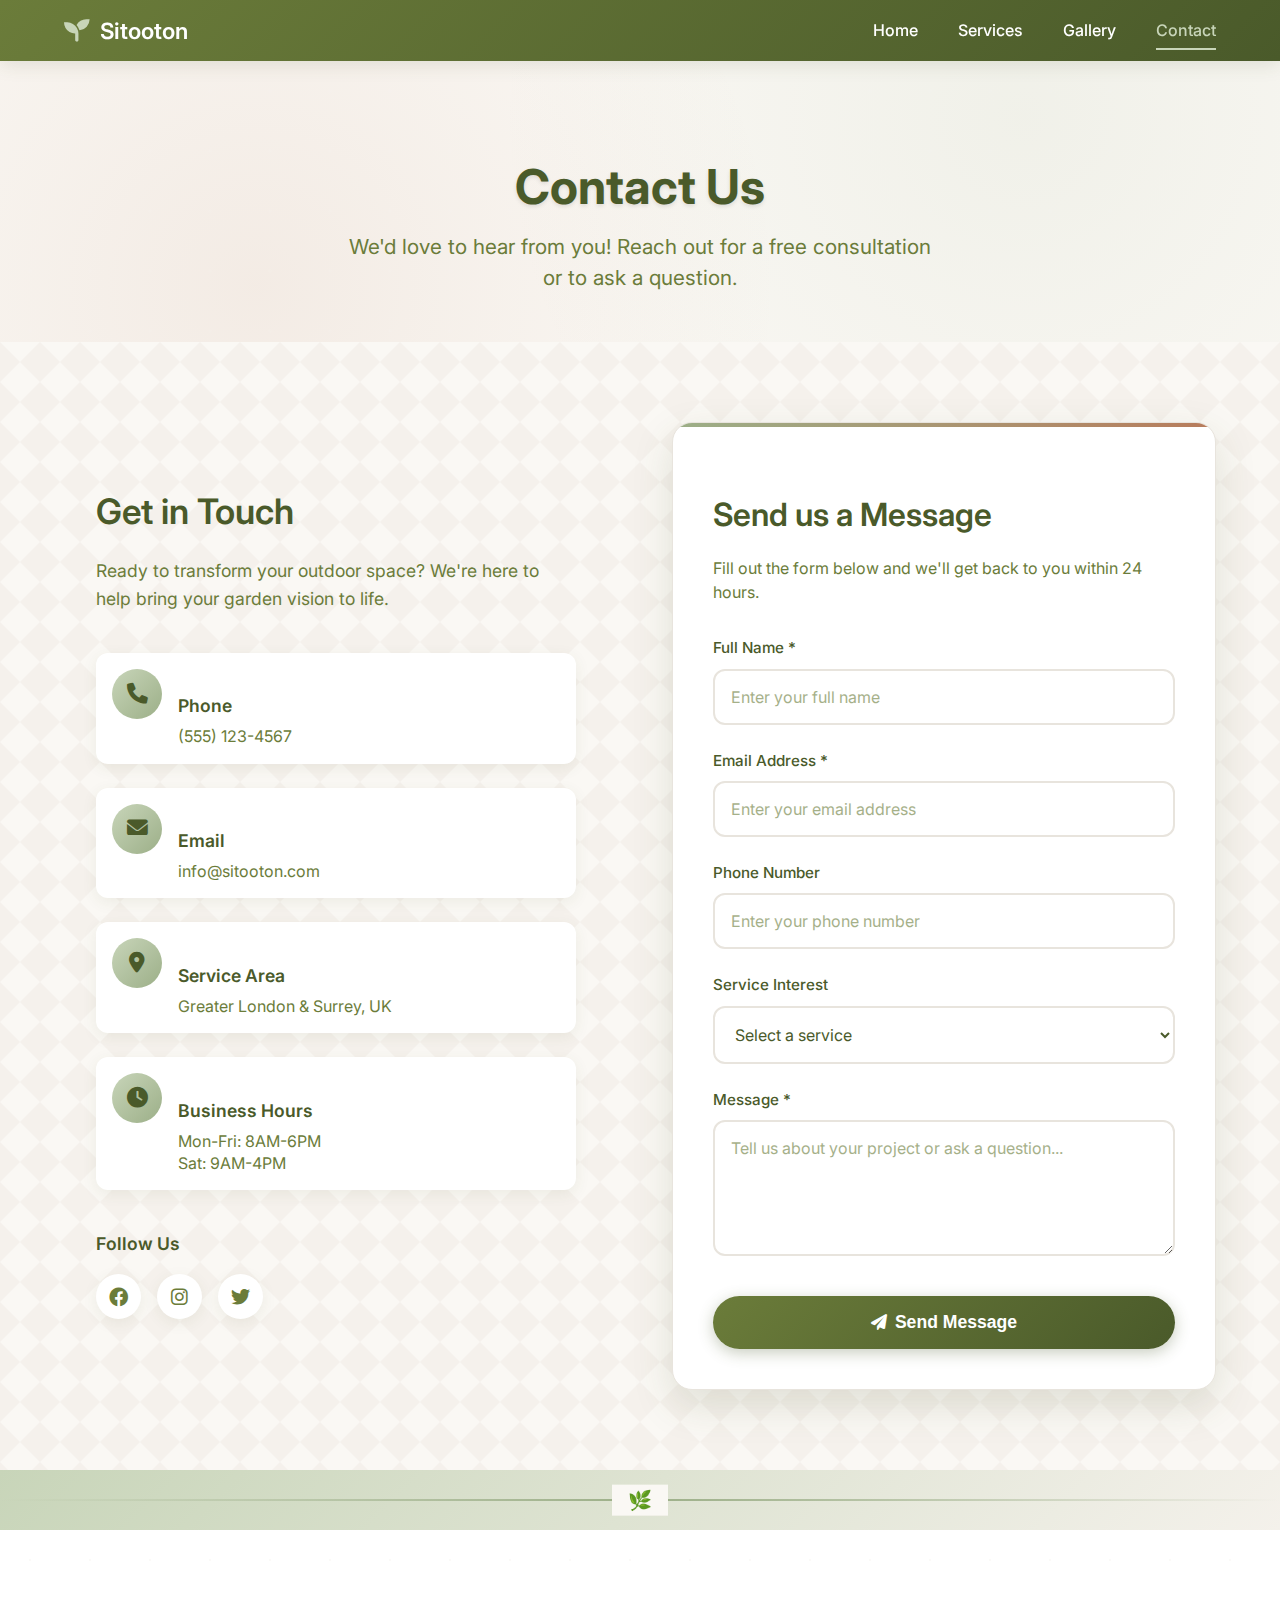
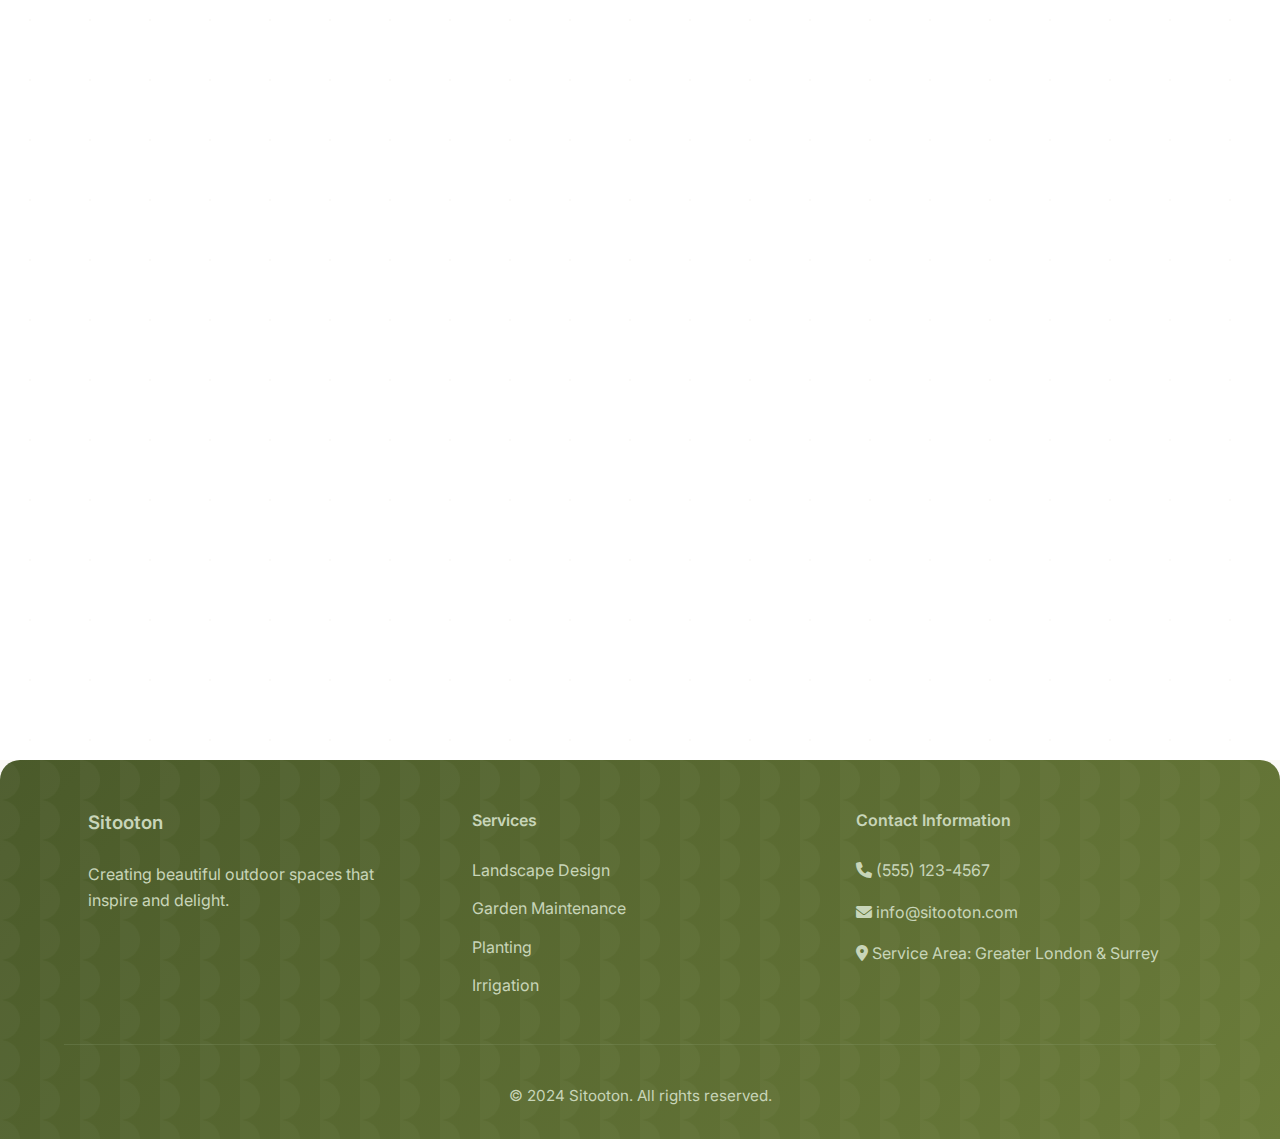
<file: contact.html>
<!DOCTYPE html>
<html lang="en">
<head>
    <meta charset="UTF-8">
    <meta name="viewport" content="width=device-width, initial-scale=1.0">
    <title>Sitooton - Contact</title>
    <link rel="stylesheet" href="styles.css">
    <link href="https://fonts.googleapis.com/css2?family=Inter:wght@300;400;500;600;700&display=swap" rel="stylesheet">
    <link rel="stylesheet" href="https://cdnjs.cloudflare.com/ajax/libs/font-awesome/6.0.0/css/all.min.css">
</head>
<body>
    <!-- Navigation -->
    <nav class="navbar">
        <div class="nav-container">
            <div class="nav-logo">
                <i class="fas fa-seedling"></i>
                <span>Sitooton</span>
            </div>
            <ul class="nav-menu">
                <li class="nav-item">
                    <a href="index.html" class="nav-link">Home</a>
                </li>
                <li class="nav-item">
                    <a href="services.html" class="nav-link">Services</a>
                </li>
                <li class="nav-item">
                    <a href="gallery.html" class="nav-link">Gallery</a>
                </li>
                <li class="nav-item">
                    <a href="contact.html" class="nav-link active">Contact</a>
                </li>
            </ul>
            <div class="hamburger">
                <span class="bar"></span>
                <span class="bar"></span>
                <span class="bar"></span>
            </div>
        </div>
    </nav>

    <!-- Page Header -->
    <section class="page-header">
        <div class="container">
            <h1 class="fade-in">Contact Us</h1>
            <p class="fade-in">We'd love to hear from you! Reach out for a free consultation or to ask a question.</p>
        </div>
    </section>

    <!-- Contact Section -->
    <section class="contact-section">
        <div class="container">
            <div class="contact-grid">
                <!-- Contact Info -->
                <div class="contact-info fade-in">
                    <h2>Get in Touch</h2>
                    <p>Ready to transform your outdoor space? We're here to help bring your garden vision to life.</p>
                    
                    <div class="contact-details">
                        <div class="contact-item">
                            <div class="contact-icon">
                                <i class="fas fa-phone"></i>
                            </div>
                            <div class="contact-text">
                                <h4>Phone</h4>
                                <p>(555) 123-4567</p>
                            </div>
                        </div>
                        
                        <div class="contact-item">
                            <div class="contact-icon">
                                <i class="fas fa-envelope"></i>
                            </div>
                            <div class="contact-text">
                                <h4>Email</h4>
                                <p>info@sitooton.com</p>
                            </div>
                        </div>
                        
                        <div class="contact-item">
                            <div class="contact-icon">
                                <i class="fas fa-map-marker-alt"></i>
                            </div>
                            <div class="contact-text">
                                <h4>Service Area</h4>
                                <p>Greater London & Surrey, UK</p>
                            </div>
                        </div>
                        
                        <div class="contact-item">
                            <div class="contact-icon">
                                <i class="fas fa-clock"></i>
                            </div>
                            <div class="contact-text">
                                <h4>Business Hours</h4>
                                <p>Mon-Fri: 8AM-6PM<br>Sat: 9AM-4PM</p>
                            </div>
                        </div>
                    </div>
                    
                    <div class="social-links">
                        <h4>Follow Us</h4>
                        <div class="social-icons">
                            <a href="#" class="social-link"><i class="fab fa-facebook"></i></a>
                            <a href="#" class="social-link"><i class="fab fa-instagram"></i></a>
                            <a href="#" class="social-link"><i class="fab fa-twitter"></i></a>
                        </div>
                    </div>
                </div>

                <!-- Contact Form -->
                <div class="contact-form-container fade-in">
                    <div class="contact-form-card">
                        <h2>Send us a Message</h2>
                        <p>Fill out the form below and we'll get back to you within 24 hours.</p>
                        
                        <form class="contact-form">
                            <div class="form-group">
                                <label for="name">Full Name *</label>
                                <input type="text" id="name" name="name" required placeholder="Enter your full name">
                            </div>
                            
                            <div class="form-group">
                                <label for="email">Email Address *</label>
                                <input type="email" id="email" name="email" required placeholder="Enter your email address">
                            </div>
                            
                            <div class="form-group">
                                <label for="phone">Phone Number</label>
                                <input type="tel" id="phone" name="phone" placeholder="Enter your phone number">
                            </div>
                            
                            <div class="form-group">
                                <label for="service">Service Interest</label>
                                <select id="service" name="service">
                                    <option value="">Select a service</option>
                                    <option value="landscape-design">Landscape Design</option>
                                    <option value="garden-installation">Garden Installation</option>
                                    <option value="garden-maintenance">Garden Maintenance</option>
                                    <option value="irrigation-systems">Irrigation Systems</option>
                                    <option value="tree-services">Tree Services</option>
                                    <option value="sustainable-landscaping">Sustainable Landscaping</option>
                                    <option value="other">Other</option>
                                </select>
                            </div>
                            
                            <div class="form-group">
                                <label for="message">Message *</label>
                                <textarea id="message" name="message" rows="5" required placeholder="Tell us about your project or ask a question..."></textarea>
                            </div>
                            
                            <button type="submit" class="btn btn-primary">
                                <i class="fas fa-paper-plane"></i>
                                Send Message
                            </button>
                        </form>
                    </div>
                </div>
            </div>
        </div>
    </section>

    <!-- Section Separator -->
    <div class="section-separator"></div>

    <!-- Map Section -->
    <section class="map-section">
        <div class="container">
            <div class="map-container fade-in">
                <h3>Service Area Map</h3>
                <p>We serve Greater London and Surrey areas</p>
                <div class="map-wrapper">
                    <iframe 
                        src="https://www.google.com/maps/d/embed?mid=1erkXtgcz0G1GncfZCaQI_8RbIpV7FmY&ehbc=2E312F&noprof=1" 
                        width="100%" 
                        height="450"
                        style="border:0;" 
                        allowfullscreen="" 
                        loading="lazy" 
                        referrerpolicy="no-referrer-when-downgrade">
                    </iframe>
                </div>
            </div>
        </div>
    </section>

    <!-- Footer -->
    <footer class="footer">
        <div class="container">
            <div class="footer-content">
                <div class="footer-section">
                    <h3>Sitooton</h3>
                    <p>Creating beautiful outdoor spaces that inspire and delight.</p>
                </div>
                <div class="footer-section">
                    <h4>Services</h4>
                    <ul>
                        <li><a href="services.html">Landscape Design</a></li>
                        <li><a href="services.html">Garden Maintenance</a></li>
                        <li><a href="services.html">Planting</a></li>
                        <li><a href="services.html">Irrigation</a></li>
                    </ul>
                </div>
                <div class="footer-section">
                    <h4>Contact Information</h4>
                    <p><i class="fas fa-phone"></i> (555) 123-4567</p>
                    <p><i class="fas fa-envelope"></i> info@sitooton.com</p>
                    <p><i class="fas fa-map-marker-alt"></i> Service Area: Greater London & Surrey</p>
                </div>
            </div>
            <div class="footer-bottom">
                <p>&copy; 2024 Sitooton. All rights reserved.</p>
            </div>
        </div>
    </footer>

    <script src="script.js"></script>
</body>
</html>
</file>
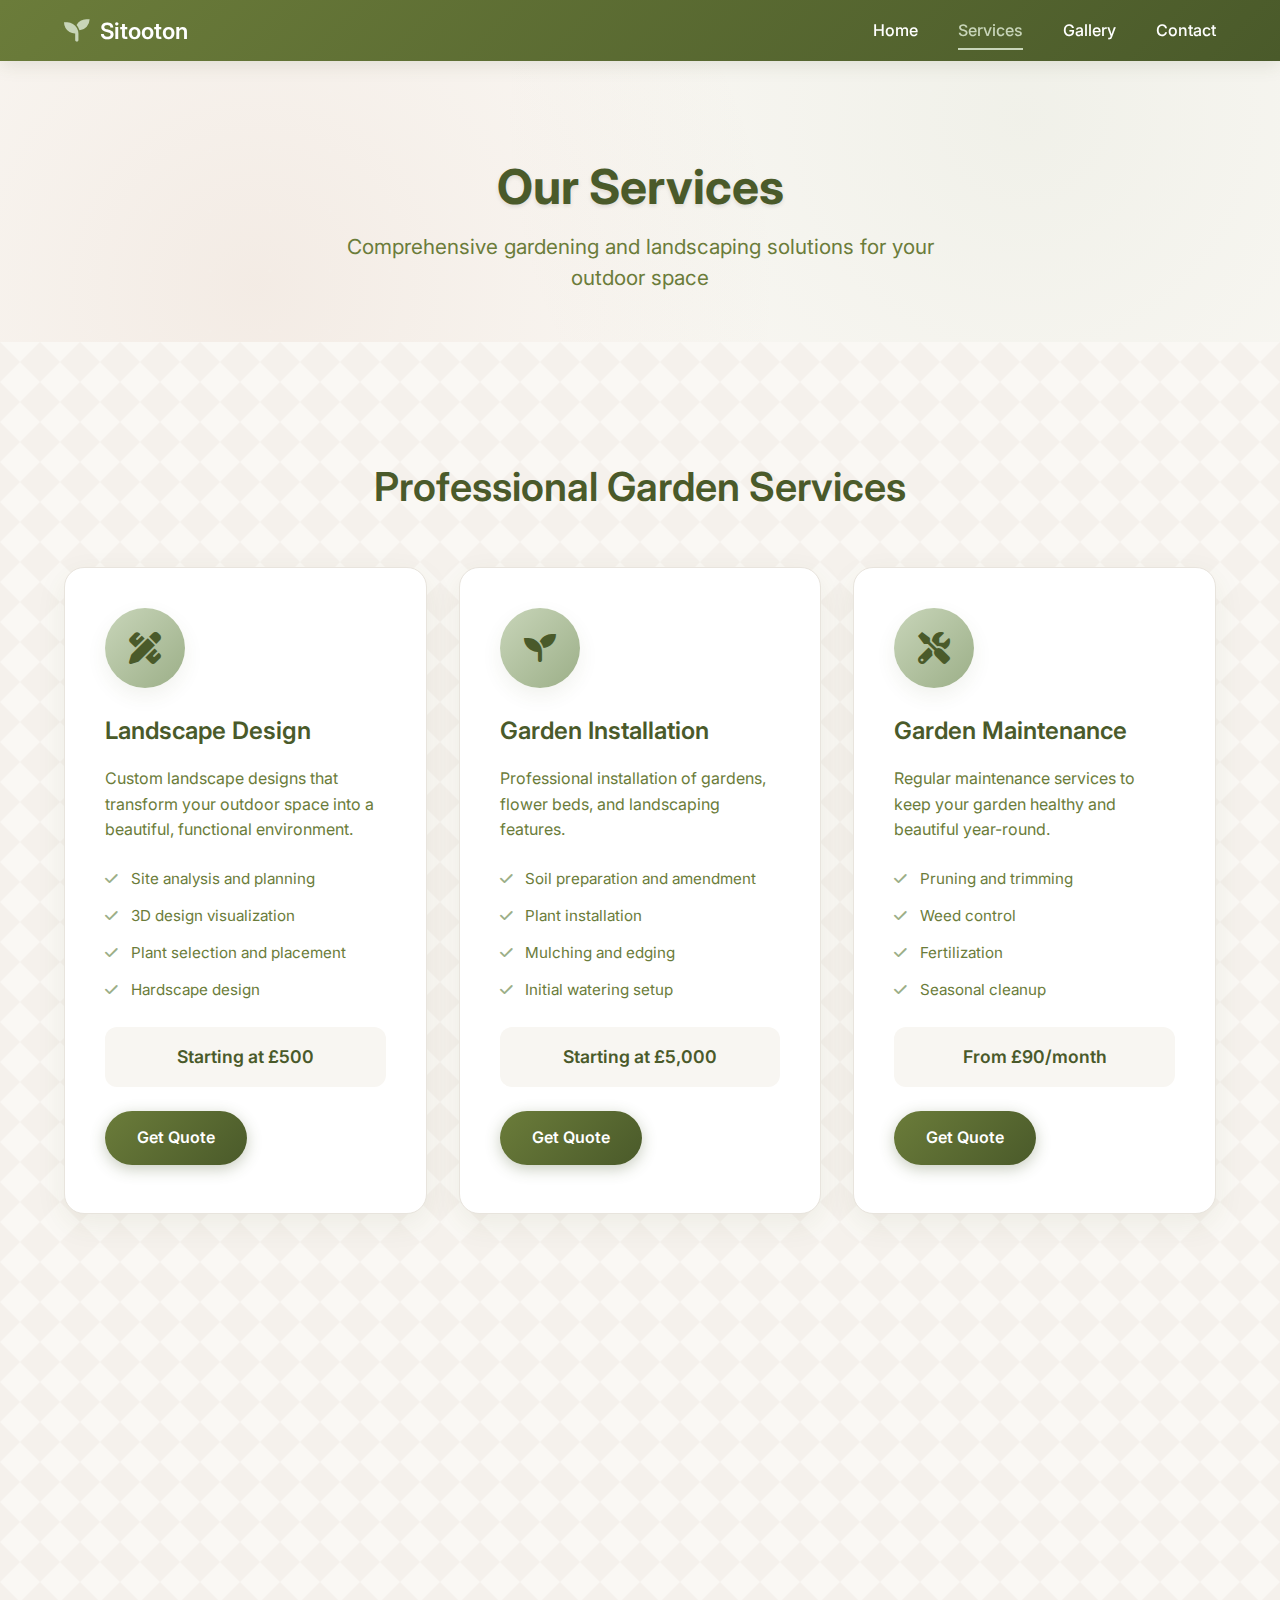
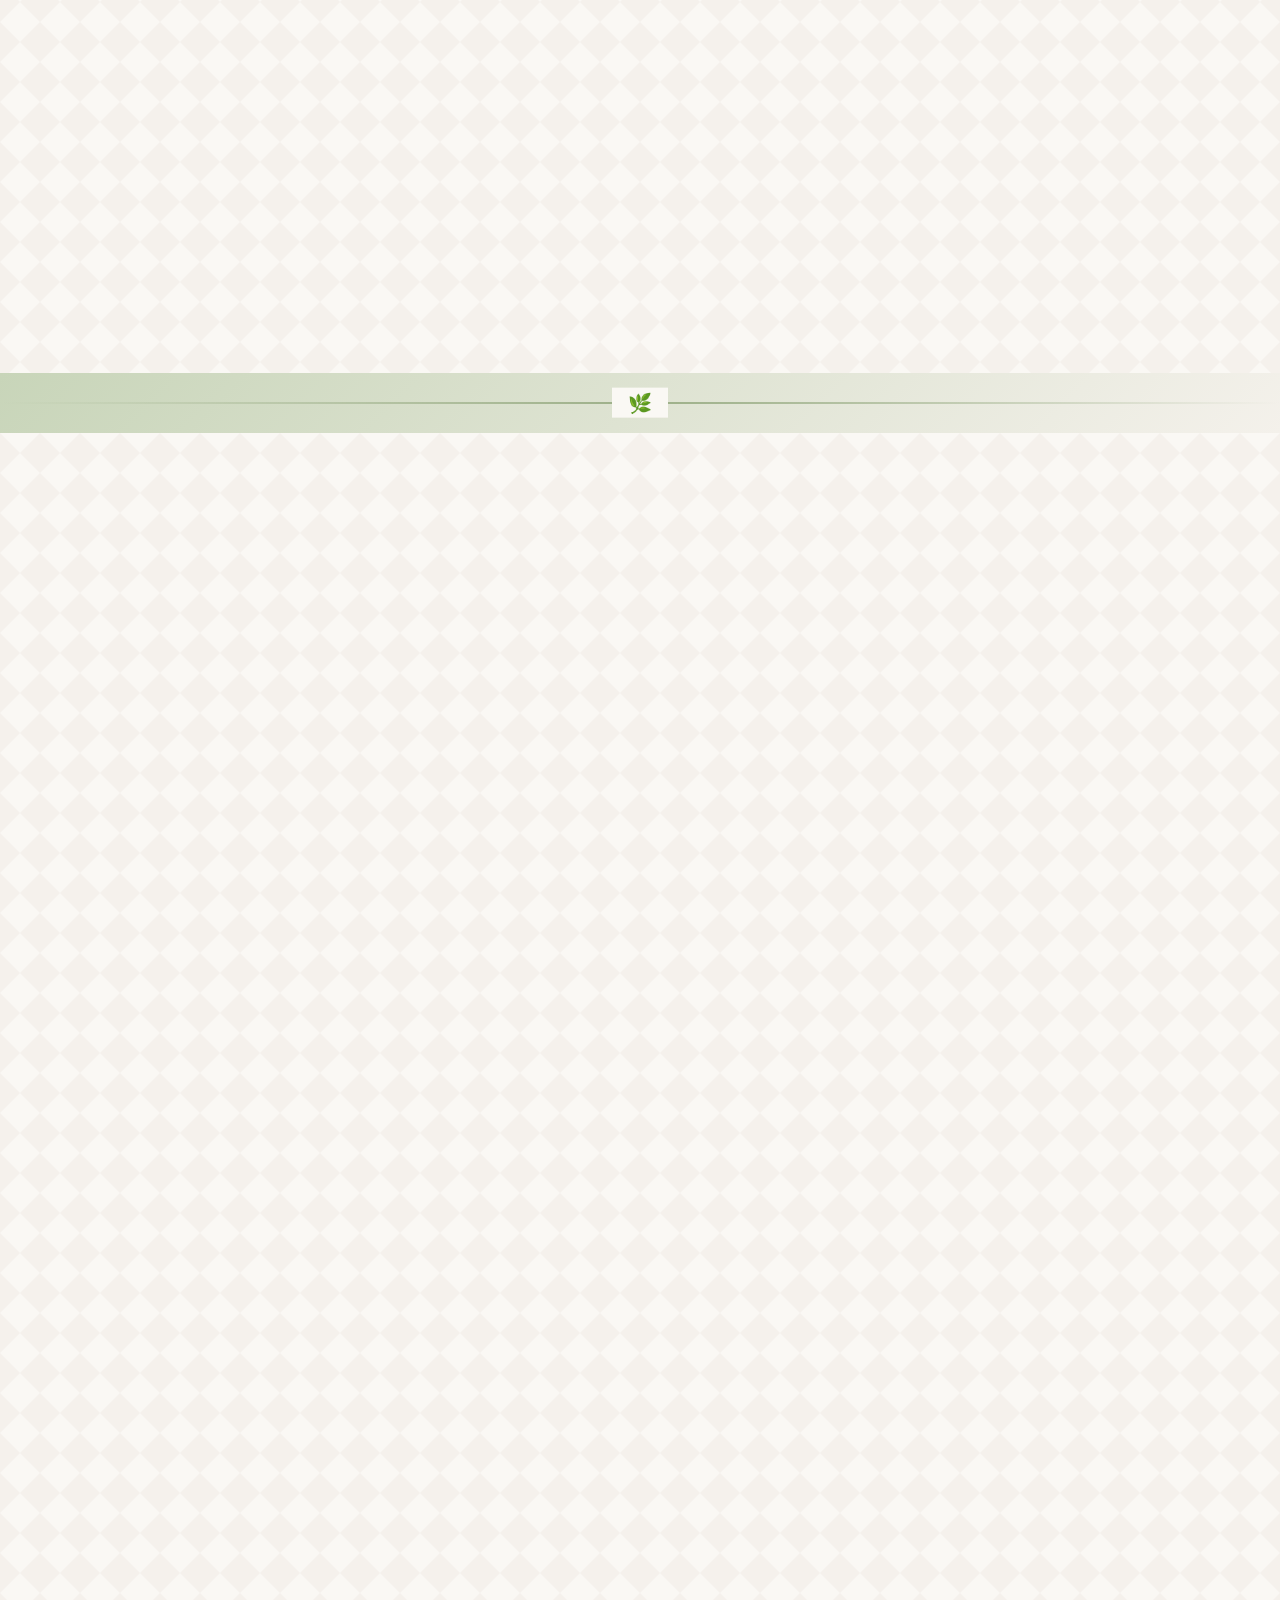
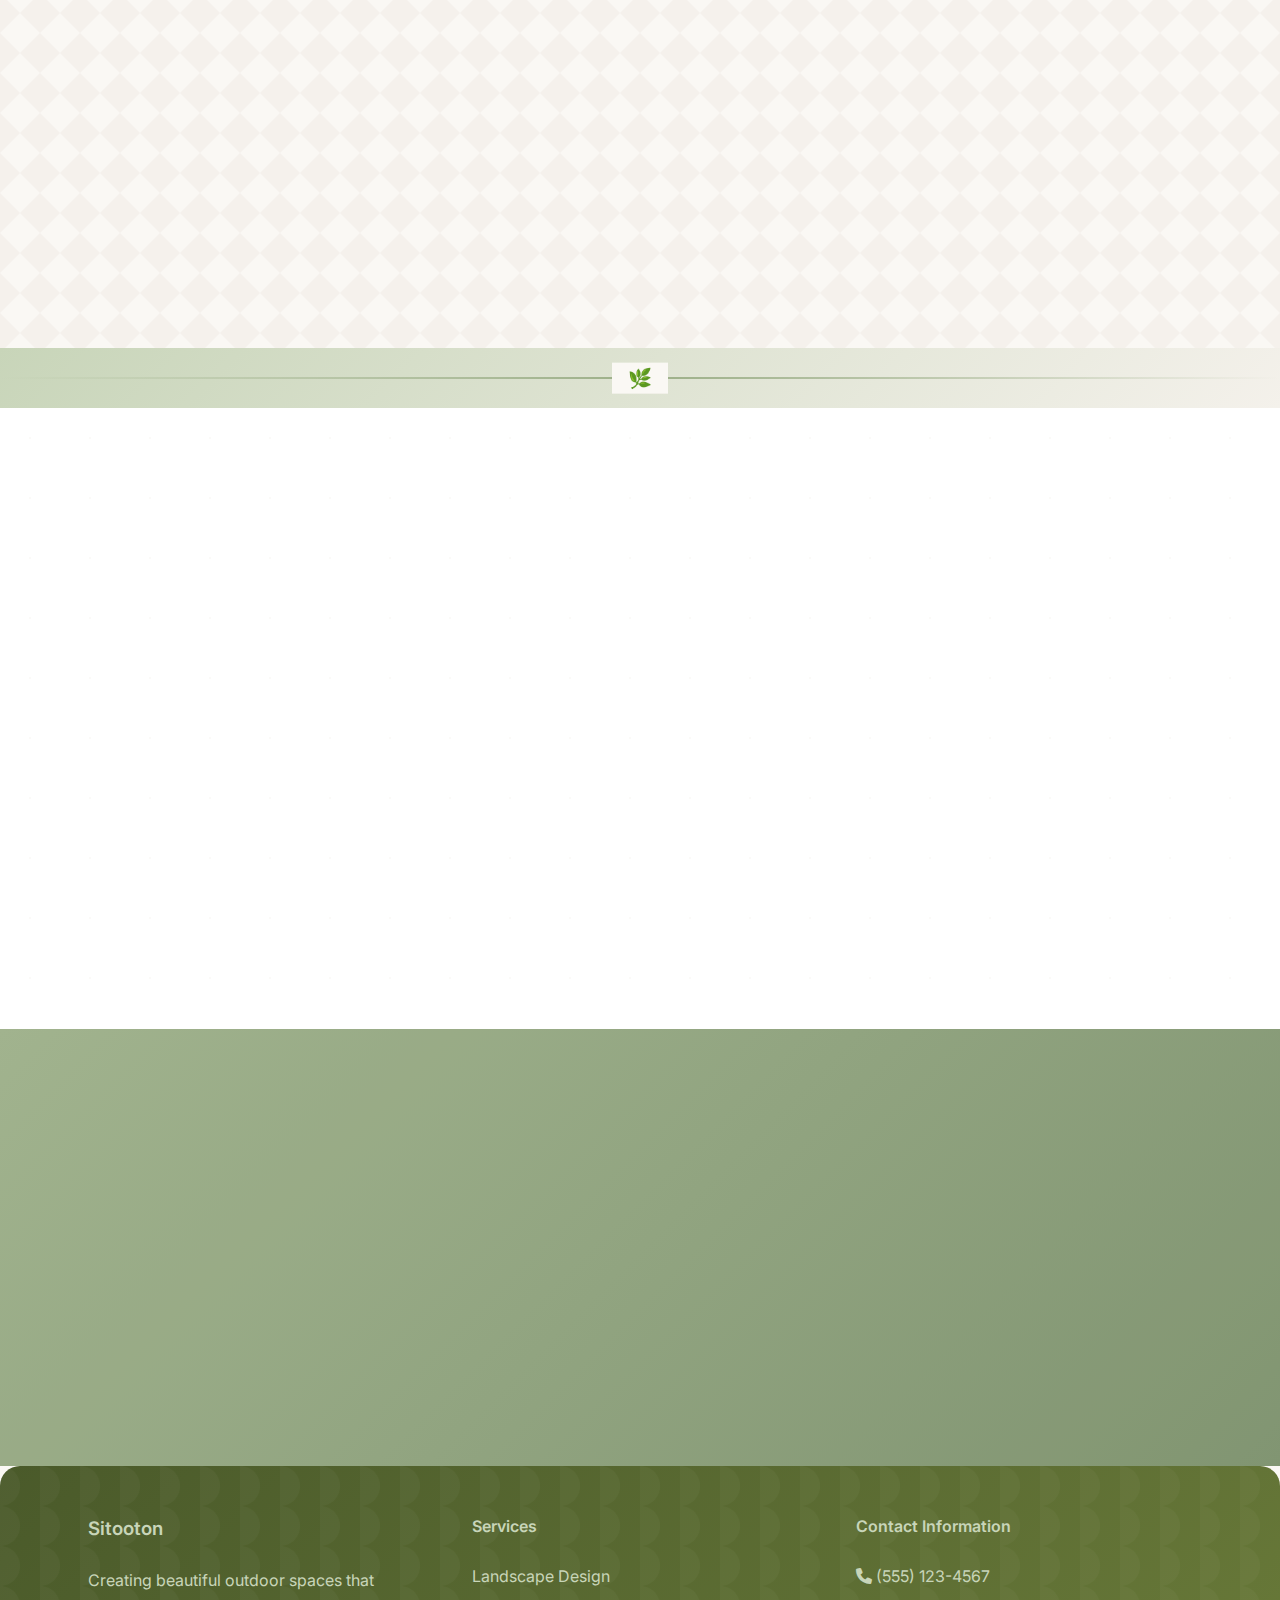
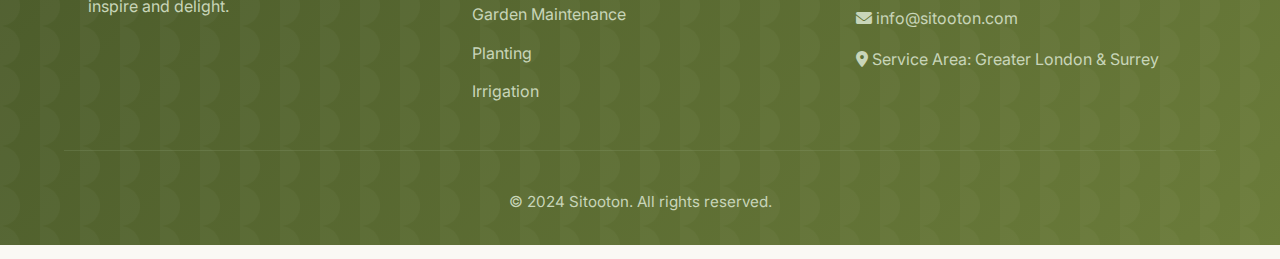
<file: services.html>
<!DOCTYPE html>
<html lang="en">
<head>
    <meta charset="UTF-8">
    <meta name="viewport" content="width=device-width, initial-scale=1.0">
    <title>Sitooton - Services</title>
    <link rel="stylesheet" href="styles.css">
    <link href="https://fonts.googleapis.com/css2?family=Inter:wght@300;400;500;600;700&display=swap" rel="stylesheet">
    <link rel="stylesheet" href="https://cdnjs.cloudflare.com/ajax/libs/font-awesome/6.0.0/css/all.min.css">
</head>
<body>
    <!-- Navigation -->
    <nav class="navbar">
        <div class="nav-container">
            <div class="nav-logo">
                <i class="fas fa-seedling"></i>
                <span>Sitooton</span>
            </div>
            <ul class="nav-menu">
                <li class="nav-item">
                    <a href="index.html" class="nav-link">Home</a>
                </li>
                <li class="nav-item">
                    <a href="services.html" class="nav-link active">Services</a>
                </li>
                <li class="nav-item">
                    <a href="gallery.html" class="nav-link">Gallery</a>
                </li>
                <li class="nav-item">
                    <a href="contact.html" class="nav-link">Contact</a>
                </li>
            </ul>
            <div class="hamburger">
                <span class="bar"></span>
                <span class="bar"></span>
                <span class="bar"></span>
            </div>
        </div>
    </nav>

    <!-- Page Header -->
    <section class="page-header">
        <div class="container">
            <h1 class="fade-in">Our Services</h1>
            <p class="fade-in">Comprehensive gardening and landscaping solutions for your outdoor space</p>
        </div>
    </section>

    <!-- Services Section -->
    <section class="services">
        <div class="container">
            <h2 class="fade-in">Professional Garden Services</h2>
            <div class="services-grid">
                <article class="service-card fade-in" id="landscape-design">
                    <div class="service-icon">
                        <i class="fas fa-pencil-ruler"></i>
                    </div>
                    <div class="service-content">
                        <h3>Landscape Design</h3>
                        <p>Custom landscape designs that transform your outdoor space into a beautiful, functional environment.</p>
                        <ul class="service-features">
                            <li><i class="fas fa-check"></i> Site analysis and planning</li>
                            <li><i class="fas fa-check"></i> 3D design visualization</li>
                            <li><i class="fas fa-check"></i> Plant selection and placement</li>
                            <li><i class="fas fa-check"></i> Hardscape design</li>
                        </ul>
                        <div class="service-price">
                            <span>Starting at £500</span>
                        </div>
                        <a href="contact.html" class="btn btn-primary">Get Quote</a>
                    </div>
                </article>

                <article class="service-card fade-in" id="garden-installation">
                    <div class="service-icon">
                        <i class="fas fa-seedling"></i>
                    </div>
                    <div class="service-content">
                        <h3>Garden Installation</h3>
                        <p>Professional installation of gardens, flower beds, and landscaping features.</p>
                        <ul class="service-features">
                            <li><i class="fas fa-check"></i> Soil preparation and amendment</li>
                            <li><i class="fas fa-check"></i> Plant installation</li>
                            <li><i class="fas fa-check"></i> Mulching and edging</li>
                            <li><i class="fas fa-check"></i> Initial watering setup</li>
                        </ul>
                        <div class="service-price">
                            <span>Starting at £5,000</span>
                        </div>
                        <a href="contact.html" class="btn btn-primary">Get Quote</a>
                    </div>
                </article>

                <article class="service-card fade-in" id="garden-maintenance">
                    <div class="service-icon">
                        <i class="fas fa-tools"></i>
                    </div>
                    <div class="service-content">
                        <h3>Garden Maintenance</h3>
                        <p>Regular maintenance services to keep your garden healthy and beautiful year-round.</p>
                        <ul class="service-features">
                            <li><i class="fas fa-check"></i> Pruning and trimming</li>
                            <li><i class="fas fa-check"></i> Weed control</li>
                            <li><i class="fas fa-check"></i> Fertilization</li>
                            <li><i class="fas fa-check"></i> Seasonal cleanup</li>
                        </ul>
                        <div class="service-price">
                            <span>From £90/month</span>
                        </div>
                        <a href="contact.html" class="btn btn-primary">Get Quote</a>
                    </div>
                </article>

                <article class="service-card fade-in" id="irrigation-systems">
                    <div class="service-icon">
                        <i class="fas fa-tint"></i>
                    </div>
                    <div class="service-content">
                        <h3>Irrigation Systems</h3>
                        <p>Design and installation of efficient irrigation systems for optimal plant health.</p>
                        <ul class="service-features">
                            <li><i class="fas fa-check"></i> System design and planning</li>
                            <li><i class="fas fa-check"></i> Drip and sprinkler installation</li>
                            <li><i class="fas fa-check"></i> Smart controller setup</li>
                            <li><i class="fas fa-check"></i> Maintenance and repairs</li>
                        </ul>
                        <div class="service-price">
                            <span>From £1,000</span>
                        </div>
                        <a href="contact.html" class="btn btn-primary">Get Quote</a>
                    </div>
                </article>

                <article class="service-card fade-in" id="tree-services">
                    <div class="service-icon">
                        <i class="fas fa-tree"></i>
                    </div>
                    <div class="service-content">
                        <h3>Tree Services</h3>
                        <p>Professional tree care including planting, pruning, and removal services.</p>
                        <ul class="service-features">
                            <li><i class="fas fa-check"></i> Tree planting and transplanting</li>
                            <li><i class="fas fa-check"></i> Pruning and trimming</li>
                            <li><i class="fas fa-check"></i> Disease treatment</li>
                            <li><i class="fas fa-check"></i> Safe tree removal</li>
                        </ul>
                        <div class="service-price">
                            <span>From £250</span>
                        </div>
                        <a href="contact.html" class="btn btn-primary">Get Quote</a>
                    </div>
                </article>

                <article class="service-card fade-in" id="sustainable-landscaping">
                    <div class="service-icon">
                        <i class="fas fa-recycle"></i>
                    </div>
                    <div class="service-content">
                        <h3>Sustainable Landscaping</h3>
                        <p>Eco-friendly landscaping solutions that conserve water and support local ecosystems.</p>
                        <ul class="service-features">
                            <li><i class="fas fa-check"></i> Native plant selection</li>
                            <li><i class="fas fa-check"></i> Drought-resistant design</li>
                            <li><i class="fas fa-check"></i> Rainwater harvesting</li>
                            <li><i class="fas fa-check"></i> Organic maintenance</li>
                        </ul>
                        <div class="service-price">
                            <span>Custom pricing</span>
                        </div>
                        <a href="contact.html" class="btn btn-primary">Get Quote</a>
                    </div>
                </article>
            </div>
        </div>
    </section>

    <!-- Section Separator -->
    <div class="section-separator"></div>

    <!-- Pricing Section -->
    <section class="pricing">
        <div class="container">
            <h2 class="fade-in">2025 Pricing Guide</h2>
            <p class="pricing-intro fade-in">Prices vary depending on project size, materials, and complexity. Here's a general guide based on current averages for Surrey, UK:</p>
            
            <div class="pricing-grid">
                <div class="pricing-card fade-in">
                    <div class="pricing-header" onclick="togglePricing(this)" data-target="landscape-design">
                        <i class="fas fa-pencil-ruler"></i>
                        <h3>Landscape Design</h3>
                        <i class="fas fa-chevron-down accordion-icon"></i>
                    </div>
                    <div class="pricing-content" id="landscape-design-content">
                        <ul class="pricing-list">
                            <li><strong>Initial consultation:</strong> £495–£895 + VAT</li>
                            <li><strong>Full design:</strong> £500–£1,800</li>
                            <li><strong>Hourly rate:</strong> £50–£200 (avg. £125/hour)</li>
                            <li><strong>Full design & build:</strong></li>
                            <li class="indent">• Small garden (&lt;100m²): £5,000–£12,000</li>
                            <li class="indent">• Medium garden (100–200m²): £12,000–£20,000</li>
                            <li><strong>Avg. build cost:</strong> ~£100/m² (materials + labour)</li>
                        </ul>
                    </div>
                </div>

                <div class="pricing-card fade-in">
                    <div class="pricing-header" onclick="togglePricing(this)" data-target="garden-installation">
                        <i class="fas fa-seedling"></i>
                        <h3>Garden Installation</h3>
                        <i class="fas fa-chevron-down accordion-icon"></i>
                    </div>
                    <div class="pricing-content" id="garden-installation-content">
                        <ul class="pricing-list">
                            <li><strong>Lawn (real turf):</strong> £12–£30/m²</li>
                            <li><strong>Artificial grass:</strong> £25–£60/m²</li>
                            <li><strong>Decking:</strong> £50–£120/m²</li>
                            <li><strong>Paving:</strong> £65–£300/m²</li>
                            <li><strong>Planting:</strong> £40–£70/m²</li>
                            <li><strong>Water feature (e.g., small pond):</strong> from £900</li>
                            <li><strong>Typical project range:</strong> £5,000–£20,000+</li>
                        </ul>
                    </div>
                </div>

                <div class="pricing-card fade-in">
                    <div class="pricing-header" onclick="togglePricing(this)" data-target="garden-maintenance">
                        <i class="fas fa-tools"></i>
                        <h3>Garden Maintenance</h3>
                        <i class="fas fa-chevron-down accordion-icon"></i>
                    </div>
                    <div class="pricing-content" id="garden-maintenance-content">
                        <ul class="pricing-list">
                            <li><strong>Hourly rate:</strong> £15–£40 (avg. £30/hour)</li>
                            <li><strong>Monthly upkeep (3 hrs):</strong> £90–£120</li>
                            <li><strong>One-off visit (medium garden):</strong> £120–£250</li>
                        </ul>
                        <p class="pricing-note">*Prices depend on garden size, condition, and season.*</p>
                    </div>
                </div>

                <div class="pricing-card fade-in">
                    <div class="pricing-header" onclick="togglePricing(this)" data-target="irrigation-systems">
                        <i class="fas fa-tint"></i>
                        <h3>Irrigation Systems</h3>
                        <i class="fas fa-chevron-down accordion-icon"></i>
                    </div>
                    <div class="pricing-content" id="irrigation-systems-content">
                        <ul class="pricing-list">
                            <li><strong>Standard automatic system:</strong> £1,000–£3,500</li>
                            <li><strong>Rainwater harvesting integration:</strong> +£500–£1,500</li>
                        </ul>
                        <p class="pricing-note">*Costs depend on garden zones, layout, and system complexity.*</p>
                    </div>
                </div>

                <div class="pricing-card fade-in">
                    <div class="pricing-header" onclick="togglePricing(this)" data-target="tree-services">
                        <i class="fas fa-tree"></i>
                        <h3>Tree Services</h3>
                        <i class="fas fa-chevron-down accordion-icon"></i>
                    </div>
                    <div class="pricing-content" id="tree-services-content">
                        <ul class="pricing-list">
                            <li><strong>Pruning:</strong> £15–£35/hour</li>
                            <li><strong>Tree trimming:</strong> from £250 per visit</li>
                            <li><strong>Tree removal:</strong> £400–£1,500+ per tree</li>
                        </ul>
                        <p class="pricing-note">*Pricing varies with tree size, access, and disposal requirements.*</p>
                    </div>
                </div>

                <div class="pricing-card fade-in">
                    <div class="pricing-header" onclick="togglePricing(this)" data-target="sustainable-landscaping">
                        <i class="fas fa-recycle"></i>
                        <h3>Sustainable Landscaping</h3>
                        <i class="fas fa-chevron-down accordion-icon"></i>
                    </div>
                    <div class="pricing-content" id="sustainable-landscaping-content">
                        <ul class="pricing-list">
                            <li><strong>Native planting:</strong> £40–£70/m²</li>
                            <li><strong>Rainwater systems:</strong> £500–£1,500</li>
                            <li><strong>Eco-friendly features:</strong> custom priced</li>
                            <li class="indent">• Wildflower beds, green roofs, etc.</li>
                        </ul>
                        <p class="pricing-note">*Higher upfront cost, but can reduce long-term maintenance.*</p>
                    </div>
                </div>
            </div>

            <div class="pricing-note-box fade-in">
                <h4>Important Note</h4>
                <p>Pricing varies based on your specific space and requirements. Contact us to book a consultation and receive a detailed
                quote tailored to your project.</p>
            </div>
        </div>
    </section>

    <!-- Section Separator -->
    <div class="section-separator"></div>

    <!-- Process Section -->
    <section class="process">
        <div class="container">
            <h2 class="fade-in">Our Process</h2>
            <div class="process-timeline">
                <div class="process-step fade-in">
                    <div class="step-number">1</div>
                    <div class="step-content">
                        <h3>Consultation</h3>
                        <p>We meet to discuss your vision, budget, and timeline for your garden project.</p>
                    </div>
                </div>
                <div class="process-step fade-in">
                    <div class="step-number">2</div>
                    <div class="step-content">
                        <h3>Design</h3>
                        <p>Our team creates a custom design that meets your needs and enhances your space.</p>
                    </div>
                </div>
                <div class="process-step fade-in">
                    <div class="step-number">3</div>
                    <div class="step-content">
                        <h3>Installation</h3>
                        <p>Professional installation with attention to detail and quality craftsmanship.</p>
                    </div>
                </div>
                <div class="process-step fade-in">
                    <div class="step-number">4</div>
                    <div class="step-content">
                        <h3>Maintenance</h3>
                        <p>Ongoing care and maintenance to ensure your garden thrives for years to come.</p>
                    </div>
                </div>
            </div>
        </div>
    </section>

    <!-- CTA Section -->
    <section class="cta">
        <div class="container">
            <div class="cta-content fade-in">
                <h2>Ready to Transform Your Garden?</h2>
                <p>Contact us today for a free consultation and quote on your garden project.</p>
                <a href="contact.html" class="btn btn-primary">Get Started</a>
            </div>
        </div>
    </section>

    <!-- Footer -->
    <footer class="footer">
        <div class="container">
            <div class="footer-content">
                <div class="footer-section">
                    <h3>Sitooton</h3>
                    <p>Creating beautiful outdoor spaces that inspire and delight.</p>
                </div>
                <div class="footer-section">
                    <h4>Services</h4>
                    <ul>
                        <li><a href="services.html">Landscape Design</a></li>
                        <li><a href="services.html">Garden Maintenance</a></li>
                        <li><a href="services.html">Planting</a></li>
                        <li><a href="services.html">Irrigation</a></li>
                    </ul>
                </div>
                <div class="footer-section">
                    <h4>Contact Information</h4>
                    <p><i class="fas fa-phone"></i> (555) 123-4567</p>
                    <p><i class="fas fa-envelope"></i> info@sitooton.com</p>
                    <p><i class="fas fa-map-marker-alt"></i> Service Area: Greater London & Surrey</p>
                </div>
            </div>
            <div class="footer-bottom">
                <p>&copy; 2024 Sitooton. All rights reserved.</p>
            </div>
        </div>
    </footer>

    <script src="script.js"></script>
    <script>
        // Pricing accordion functionality
        function togglePricing(header) {
            const targetId = header.getAttribute('data-target');
            const content = document.getElementById(targetId + '-content');
            const icon = header.querySelector('.accordion-icon');
            
            // Toggle the content
            if (content.style.maxHeight) {
                content.style.maxHeight = null;
                icon.style.transform = 'rotate(0deg)';
                header.classList.remove('active');
            } else {
                content.style.maxHeight = content.scrollHeight + 'px';
                icon.style.transform = 'rotate(180deg)';
                header.classList.add('active');
            }
            
            // Scroll to corresponding service card
            const serviceCard = document.getElementById(targetId);
            if (serviceCard) {
                serviceCard.scrollIntoView({ 
                    behavior: 'smooth', 
                    block: 'center' 
                });
                
                // Add highlight effect
                serviceCard.classList.add('highlight');
                setTimeout(() => {
                    serviceCard.classList.remove('highlight');
                }, 2000);
            }
        }
        
        // Initialize pricing sections based on screen size
        function initializePricing() {
            const pricingContents = document.querySelectorAll('.pricing-content');
            const isMobile = window.innerWidth <= 700;
            
            pricingContents.forEach(content => {
                if (isMobile) {
                    // Collapsed on mobile
                    content.style.maxHeight = '0px';
                    content.style.overflow = 'hidden';
                } else {
                    // Expanded on desktop
                    content.style.maxHeight = content.scrollHeight + 'px';
                    content.style.overflow = 'visible';
                }
            });
        }
        
        // Initialize on page load
        document.addEventListener('DOMContentLoaded', initializePricing);
        
        // Re-initialize on window resize
        window.addEventListener('resize', initializePricing);
    </script>
</body>
</html>
</file>
<file: styles.css>
/* Root Colors - Updated Natural Palette */
:root {
  --sage: #9CAF88;
  --sage-dark: #7A8F6A;
  --sage-light: #C8D5B9;
  --olive: #6B7C3A;
  --olive-dark: #4A5A2A;
  --sand: #F4F1EB;
  --sand-light: #FAF8F4;
  --copper: #B87C5C;
  --copper-light: #D4A574;
  --white: #FFFFFF;
  --gray-light: #F8F6F2;
  --gray: #E8E4DD;
  --shadow: rgba(74, 90, 42, 0.08);
  --shadow-strong: rgba(74, 90, 42, 0.15);
  --primary-font: 'Inter', -apple-system, BlinkMacSystemFont, 'Segoe UI', Roboto, sans-serif;
}

html {
  box-sizing: border-box;
  font-size: 16px;
  scroll-behavior: smooth;
}
*, *:before, *:after {
  box-sizing: inherit;
}

body {
  margin: 0;
  font-family: var(--primary-font);
  background: var(--sand-light);
  color: var(--olive-dark);
  min-height: 100vh;
  line-height: 1.6;
}

/* Navigation */
.navbar {
  background: linear-gradient(135deg, var(--olive) 0%, var(--olive-dark) 100%);
  color: var(--white);
  box-shadow: 0 2px 20px var(--shadow-strong);
  position: sticky;
  top: 0;
  z-index: 100;
  backdrop-filter: blur(10px);
}
.nav-container {
  max-width: 1200px;
  margin: 0 auto;
  display: flex;
  align-items: center;
  justify-content: space-between;
  padding: 0.8rem 1.5rem;
}
.nav-logo {
  display: flex;
  align-items: center;
  font-size: 1.4rem;
  font-weight: 600;
  gap: 0.6rem;
}
.nav-logo i {
  color: var(--sage-light);
  font-size: 1.6rem;
}
.nav-menu {
  display: flex;
  gap: 2.5rem;
  list-style: none;
  margin: 0;
  padding: 0;
}
.nav-link {
  color: var(--white);
  text-decoration: none;
  font-weight: 500;
  transition: all 0.3s ease;
  padding: 0.5rem 0;
  border-bottom: 2px solid transparent;
  position: relative;
}
.nav-link.active, .nav-link:hover {
  color: var(--sage-light);
  border-bottom: 2px solid var(--sage-light);
}
.hamburger {
  display: none;
  flex-direction: column;
  cursor: pointer;
  gap: 4px;
}
.bar {
  width: 25px;
  height: 3px;
  background: var(--sage-light);
  border-radius: 2px;
  transition: all 0.3s ease;
}

/* Hero Section */
.hero {
  display: flex;
  flex-wrap: wrap;
  align-items: center;
  justify-content: space-between;
  background: linear-gradient(135deg, var(--sage-light) 0%, var(--sand) 50%, var(--sage) 100%);
  background-image: 
    radial-gradient(circle at 20% 80%, rgba(184, 124, 92, 0.1) 0%, transparent 50%),
    radial-gradient(circle at 80% 20%, rgba(156, 175, 136, 0.1) 0%, transparent 50%);
  padding: 4rem 0 3rem 0;
  position: relative;
  overflow: hidden;
}
.hero::before {
  content: '';
  position: absolute;
  top: 0;
  left: 0;
  right: 0;
  bottom: 0;
  background-image: url("data:image/svg+xml,%3Csvg width='60' height='60' viewBox='0 0 60 60' xmlns='http://www.w3.org/2000/svg'%3E%3Cg fill='none' fill-rule='evenodd'%3E%3Cg fill='%23ffffff' fill-opacity='0.03'%3E%3Ccircle cx='30' cy='30' r='2'/%3E%3C/g%3E%3C/g%3E%3C/svg%3E");
  pointer-events: none;
}
.hero-content {
  flex: 1 1 350px;
  padding: 2rem 2rem 2rem 4rem;
  position: relative;
  z-index: 2;
}
.hero-content h1 {
  font-size: 3rem;
  color: var(--olive-dark);
  margin-bottom: 1.5rem;
  font-weight: 700;
  line-height: 1.2;
  text-shadow: 0 2px 4px rgba(0,0,0,0.1);
}
.hero-content p {
  font-size: 1.3rem;
  margin-bottom: 2.5rem;
  color: var(--olive);
  font-weight: 400;
  line-height: 1.5;
}
.hero-buttons {
  display: flex;
  gap: 1.2rem;
  flex-wrap: wrap;
}
.hero-image {
  flex: 1 1 250px;
  display: flex;
  align-items: center;
  justify-content: center;
  padding: 2rem;
  position: relative;
  z-index: 2;
}
.hero-img {
  width: 100%;
  height: 350px;
  object-fit: cover;
  border-radius: 20px;
  box-shadow: 0 20px 40px var(--shadow-strong);
  border: 4px solid var(--white);
  transition: transform 0.3s ease, box-shadow 0.3s ease;
}
.hero-img:hover {
  transform: translateY(-5px);
  box-shadow: 0 25px 50px var(--shadow-strong);
}

/* Buttons */
.btn {
  padding: 0.9rem 2rem;
  border: none;
  border-radius: 50px;
  font-size: 1rem;
  font-weight: 600;
  cursor: pointer;
  transition: all 0.3s ease;
  text-decoration: none;
  display: inline-block;
  position: relative;
  overflow: hidden;
}
.btn::before {
  content: '';
  position: absolute;
  top: 0;
  left: -100%;
  width: 100%;
  height: 100%;
  background: linear-gradient(90deg, transparent, rgba(255,255,255,0.2), transparent);
  transition: left 0.5s ease;
}
.btn:hover::before {
  left: 100%;
}
.btn-primary {
  background: linear-gradient(135deg, var(--olive) 0%, var(--olive-dark) 100%);
  color: var(--white);
  box-shadow: 0 4px 15px rgba(74, 90, 42, 0.3);
}
.btn-primary:hover {
  background: linear-gradient(135deg, var(--olive-dark) 0%, var(--olive) 100%);
  transform: translateY(-2px);
  box-shadow: 0 8px 25px rgba(74, 90, 42, 0.4);
}
.btn-secondary {
  background: linear-gradient(135deg, var(--copper) 0%, var(--copper-light) 100%);
  color: var(--white);
  box-shadow: 0 4px 15px rgba(184, 124, 92, 0.3);
}
.btn-secondary:hover {
  background: linear-gradient(135deg, var(--copper-light) 0%, var(--copper) 100%);
  transform: translateY(-2px);
  box-shadow: 0 8px 25px rgba(184, 124, 92, 0.4);
}
.btn-outline {
  background: transparent;
  color: var(--olive-dark);
  border: 2px solid var(--olive);
  transition: all 0.3s ease;
}
.btn-outline:hover {
  background: var(--olive);
  color: var(--white);
  transform: translateY(-2px);
  box-shadow: 0 8px 25px rgba(74, 90, 42, 0.3);
}

/* Section Containers */
.container {
  max-width: 1200px;
  margin: 0 auto;
  padding: 0 1.5rem;
}
section {
  margin-bottom: 0;
  position: relative;
}

/* Section Separators */
.section-separator {
  height: 60px;
  background: linear-gradient(135deg, var(--sage-light) 0%, var(--sand) 100%);
  position: relative;
  overflow: hidden;
}
.section-separator::before {
  content: '';
  position: absolute;
  top: 50%;
  left: 0;
  right: 0;
  height: 2px;
  background: linear-gradient(90deg, transparent, var(--sage), transparent);
  transform: translateY(-50%);
}
.section-separator::after {
  content: '🌿';
  position: absolute;
  top: 50%;
  left: 50%;
  transform: translate(-50%, -50%);
  background: var(--sand-light);
  padding: 0 1rem;
  font-size: 1.2rem;
}

/* About Section */
.about {
  background: var(--white);
  padding: 5rem 0;
  position: relative;
}
.about::before {
  content: '';
  position: absolute;
  top: 0;
  left: 0;
  right: 0;
  bottom: 0;
  background-image: url("data:image/svg+xml,%3Csvg width='40' height='40' viewBox='0 0 40 40' xmlns='http://www.w3.org/2000/svg'%3E%3Cg fill='%23f4f1eb' fill-opacity='0.4'%3E%3Cpath d='M20 20c0 11.046-8.954 20-20 20v-40c11.046 0 20 8.954 20 20z'/%3E%3C/g%3E%3C/svg%3E");
  pointer-events: none;
}
.about h2 {
  text-align: center;
  margin-bottom: 3rem;
  color: var(--olive-dark);
  font-size: 2.5rem;
  font-weight: 700;
  position: relative;
  z-index: 2;
}
.about-content {
  max-width: 900px;
  margin: 0 auto;
  position: relative;
  z-index: 2;
}
.about-content p {
  color: var(--olive);
  line-height: 1.8;
  margin-bottom: 2rem;
  font-size: 1.2rem;
  font-weight: 400;
}

/* Featured Projects Section */
.featured-projects {
  background: var(--gray-light);
  padding: 5rem 0;
  position: relative;
}
.featured-projects::before {
  content: '';
  position: absolute;
  top: 0;
  left: 0;
  right: 0;
  bottom: 0;
  background-image: 
    radial-gradient(circle at 25% 25%, rgba(156, 175, 136, 0.1) 0%, transparent 50%),
    radial-gradient(circle at 75% 75%, rgba(184, 124, 92, 0.05) 0%, transparent 50%);
  pointer-events: none;
}
.featured-projects h2 {
  text-align: center;
  margin-bottom: 3rem;
  color: var(--olive-dark);
  font-size: 2.5rem;
  font-weight: 700;
  position: relative;
  z-index: 2;
}
.projects-grid {
  display: grid;
  grid-template-columns: repeat(auto-fit, minmax(320px, 1fr));
  gap: 2.5rem;
  margin-top: 2rem;
  position: relative;
  z-index: 2;
}
.project-card {
  background: var(--white);
  border-radius: 20px;
  overflow: hidden;
  box-shadow: 0 10px 30px var(--shadow);
  transition: all 0.4s ease;
  border: 1px solid rgba(156, 175, 136, 0.1);
}
.project-card:hover {
  transform: translateY(-8px);
  box-shadow: 0 20px 50px var(--shadow-strong);
}
.project-image {
  width: 100%;
  height: 220px;
  overflow: hidden;
  position: relative;
}
.project-img {
  width: 100%;
  height: 100%;
  object-fit: cover;
  transition: transform 0.5s ease;
}
.project-card:hover .project-img {
  transform: scale(1.08);
}
.project-content {
  padding: 2rem;
}
.project-content h3 {
  color: var(--olive-dark);
  margin-bottom: 1rem;
  font-size: 1.4rem;
  font-weight: 600;
  line-height: 1.3;
}
.project-content p {
  color: var(--olive);
  margin-bottom: 1.8rem;
  line-height: 1.6;
  font-size: 1rem;
  font-weight: 400;
}

/* Designed Just for You Section */
.designed-for-you {
  background: linear-gradient(135deg, var(--sage-light) 0%, var(--sand) 100%);
  padding: 5rem 0;
  position: relative;
}
.designed-for-you::before {
  content: '';
  position: absolute;
  top: 0;
  left: 0;
  right: 0;
  bottom: 0;
  background-image: url("data:image/svg+xml,%3Csvg width='60' height='60' viewBox='0 0 60 60' xmlns='http://www.w3.org/2000/svg'%3E%3Cg fill='none' fill-rule='evenodd'%3E%3Cg fill='%23ffffff' fill-opacity='0.05'%3E%3Cpath d='M30 30c0 16.569-13.431 30-30 30v-60c16.569 0 30 13.431 30 30z'/%3E%3C/g%3E%3C/g%3E%3C/svg%3E");
  pointer-events: none;
}
.designed-for-you h2 {
  text-align: center;
  margin-bottom: 3rem;
  color: var(--olive-dark);
  font-size: 2.5rem;
  font-weight: 700;
  position: relative;
  z-index: 2;
}
.design-content {
  display: grid;
  grid-template-columns: repeat(auto-fit, minmax(350px, 1fr));
  gap: 2.5rem;
  margin-top: 2rem;
  position: relative;
  z-index: 2;
}
.design-feature {
  background: var(--white);
  border-radius: 20px;
  padding: 2.5rem;
  box-shadow: 0 10px 30px var(--shadow);
  border: 1px solid rgba(156, 175, 136, 0.1);
  transition: transform 0.3s ease, box-shadow 0.3s ease;
}
.design-feature:hover {
  transform: translateY(-5px);
  box-shadow: 0 15px 40px var(--shadow-strong);
}
.design-feature h3 {
  color: var(--olive-dark);
  margin-bottom: 1.5rem;
  font-size: 1.5rem;
  font-weight: 600;
}
.design-feature p {
  color: var(--olive);
  line-height: 1.7;
  font-size: 1.1rem;
  font-weight: 400;
}

/* Testimonials Section */
.testimonials {
  background: var(--white);
  padding: 5rem 0;
  position: relative;
}
.testimonials::before {
  content: '';
  position: absolute;
  top: 0;
  left: 0;
  right: 0;
  bottom: 0;
  background-image: 
    radial-gradient(circle at 20% 80%, rgba(184, 124, 92, 0.05) 0%, transparent 50%),
    radial-gradient(circle at 80% 20%, rgba(156, 175, 136, 0.05) 0%, transparent 50%);
  pointer-events: none;
}
.testimonials h2 {
  text-align: center;
  margin-bottom: 3rem;
  color: var(--olive-dark);
  font-size: 2.5rem;
  font-weight: 700;
  position: relative;
  z-index: 2;
}
.testimonials-grid {
  display: grid;
  grid-template-columns: repeat(auto-fit, minmax(300px, 1fr));
  gap: 2.5rem;
  position: relative;
  z-index: 2;
}
.testimonial-card {
  background: var(--gray-light);
  border-radius: 20px;
  padding: 2.5rem;
  box-shadow: 0 10px 30px var(--shadow);
  border: 1px solid rgba(156, 175, 136, 0.1);
  transition: transform 0.3s ease, box-shadow 0.3s ease;
  position: relative;
}
.testimonial-card::before {
  content: '"';
  position: absolute;
  top: 1rem;
  left: 1.5rem;
  font-size: 4rem;
  color: var(--sage);
  font-family: serif;
  line-height: 1;
}
.testimonial-card:hover {
  transform: translateY(-5px);
  box-shadow: 0 15px 40px var(--shadow-strong);
}
.testimonial-card p {
  font-style: italic;
  color: var(--olive);
  margin-bottom: 2rem;
  line-height: 1.7;
  font-size: 1.1rem;
  font-weight: 400;
  padding-left: 1rem;
}
.testimonial-card footer {
  border-top: 2px solid var(--sage-light);
  padding-top: 1.5rem;
  margin-top: 1rem;
}
.testimonial-card cite {
  display: block;
  font-weight: 600;
  color: var(--olive-dark);
  font-style: normal;
  font-size: 1.1rem;
  margin-bottom: 0.3rem;
}
.testimonial-card span {
  color: var(--copper);
  font-size: 0.95rem;
  font-weight: 500;
}

/* Footer */
.footer {
  background: linear-gradient(135deg, var(--olive-dark) 0%, var(--olive) 100%);
  color: var(--white);
  padding: 3rem 0 1rem 0;
  border-radius: 20px 20px 0 0;
  position: relative;
}
.footer::before {
  content: '';
  position: absolute;
  top: 0;
  left: 0;
  right: 0;
  bottom: 0;
  background-image: url("data:image/svg+xml,%3Csvg width='40' height='40' viewBox='0 0 40 40' xmlns='http://www.w3.org/2000/svg'%3E%3Cg fill='%23ffffff' fill-opacity='0.03'%3E%3Cpath d='M20 20c0 11.046-8.954 20-20 20v-40c11.046 0 20 8.954 20 20z'/%3E%3C/g%3E%3C/svg%3E");
  pointer-events: none;
}
.footer-content {
  display: flex;
  flex-wrap: wrap;
  gap: 3rem;
  justify-content: space-between;
  align-items: flex-start;
  max-width: 1200px;
  margin: 0 auto 2rem auto;
  padding: 0 1.5rem;
  position: relative;
  z-index: 2;
}
.footer-section {
  flex: 1 1 250px;
  min-width: 250px;
}
.footer-section h3, .footer-section h4 {
  margin-top: 0;
  margin-bottom: 1.5rem;
  color: var(--sage-light);
  font-weight: 600;
}
.footer-section p {
  color: var(--sage-light);
  margin-bottom: 0.8rem;
  font-weight: 400;
}
.footer-section ul {
  list-style: none;
  padding: 0;
  margin: 0;
}
.footer-section ul li {
  margin-bottom: 0.8rem;
}
.footer-section ul li a {
  color: var(--sage-light);
  text-decoration: none;
  transition: color 0.3s ease;
  font-weight: 400;
}
.footer-section ul li a:hover {
  color: var(--white);
}
.footer-bottom {
  text-align: center;
  color: var(--sage-light);
  font-size: 0.95rem;
  margin-top: 2rem;
  position: relative;
  z-index: 2;
  border-top: 1px solid rgba(156, 175, 136, 0.2);
  padding-top: 1.5rem;
}

/* Fade-in Animation */
.fade-in {
  opacity: 0;
  transform: translateY(40px);
  transition: opacity 1s ease, transform 1s ease;
}

.fade-in.visible {
  opacity: 1;
  transform: translateY(0);
}

/* Responsive Design */
@media (max-width: 900px) {
  .projects-grid {
    grid-template-columns: repeat(auto-fit, minmax(280px, 1fr));
    gap: 2rem;
  }
  .design-content {
    grid-template-columns: 1fr;
    gap: 2rem;
  }
  .testimonials-grid {
    grid-template-columns: repeat(auto-fit, minmax(280px, 1fr));
    gap: 2rem;
  }
  .services-grid {
    grid-template-columns: repeat(auto-fit, minmax(300px, 1fr));
    gap: 2rem;
  }
  .gallery-grid {
    grid-template-columns: repeat(auto-fit, minmax(300px, 1fr));
    gap: 2rem;
  }
  .pricing-grid {
    grid-template-columns: repeat(auto-fit, minmax(300px, 1fr));
    gap: 2rem;
  }
  .contact-grid {
    grid-template-columns: 1fr;
    gap: 3rem;
  }
  .stats-grid {
    grid-template-columns: repeat(auto-fit, minmax(180px, 1fr));
    gap: 2rem;
  }
  .process-timeline {
    grid-template-columns: repeat(auto-fit, minmax(200px, 1fr));
    gap: 2rem;
  }
  .hero-img {
    height: 280px;
  }
  .project-image {
    height: 200px;
  }
  .gallery-image {
    height: 220px;
  }
  .hero-content h1 {
    font-size: 2.5rem;
  }
  .page-header h1 {
    font-size: 2.5rem;
  }
  .about h2, .featured-projects h2, .designed-for-you h2, .testimonials h2, .services h2, .process h2, .pricing h2, .contact-info h2, .contact-form-card h2 {
    font-size: 2.2rem;
  }
}

@media (max-width: 700px) {
  .nav-container {
    flex-direction: row;
    padding: 0.8rem 1rem;
  }
  .nav-menu {
    position: absolute;
    top: 60px;
    right: 0;
    background: var(--olive-dark);
    flex-direction: column;
    width: 250px;
    display: none;
    box-shadow: 0 8px 30px var(--shadow-strong);
    border-radius: 0 0 20px 20px;
    z-index: 1000;
    padding: 1.5rem 0;
    transform: translateY(-10px);
    opacity: 0;
    transition: all 0.3s ease;
  }
  .nav-menu.open {
    display: flex;
    transform: translateY(0);
    opacity: 1;
  }
  .nav-menu .nav-item {
    margin-bottom: 0.5rem;
  }
  .nav-menu .nav-link {
    padding: 0.8rem 1.5rem;
    border-bottom: none;
    font-size: 1rem;
    transition: all 0.3s ease;
  }
  .nav-menu .nav-link:hover,
  .nav-menu .nav-link.active {
    background: rgba(255, 255, 255, 0.1);
    color: var(--sage-light);
    border-bottom: none;
  }
  .hamburger {
    display: flex;
  }
  .hero {
    flex-direction: column;
    padding: 3rem 0 2rem 0;
  }
  .hero-content {
    padding: 1.5rem 1rem;
  }
  .hero-image {
    padding: 1.5rem 0;
  }
  .hero-img {
    height: 240px;
  }
  .project-image {
    height: 180px;
  }
  .gallery-image {
    height: 200px;
  }
  .project-content {
    padding: 1.5rem;
  }
  .design-feature {
    padding: 2rem;
  }
  .testimonial-card {
    padding: 2rem;
  }
  .service-card {
    padding: 2rem;
  }
  .gallery-card {
    padding: 0;
  }
  .gallery-content {
    padding: 1.5rem;
  }
  .pricing-card {
    padding: 1.5rem;
  }
  .contact-info {
    padding: 1.5rem;
  }
  .contact-form-card {
    padding: 2rem;
  }
  .contact-item {
    padding: 0.8rem;
  }
  .stat-item {
    padding: 1.5rem;
  }
  .process-step {
    padding: 1.5rem;
  }
  .filter-buttons {
    gap: 0.8rem;
  }
  .filter-btn {
    padding: 0.7rem 1.2rem;
    font-size: 0.9rem;
  }
  .footer-content {
    flex-direction: column;
    gap: 2rem;
    align-items: flex-start;
  }
  .about, .featured-projects, .designed-for-you, .testimonials, .services, .process, .gallery, .project-stats, .pricing, .contact-section, .map-section {
    padding: 3rem 0;
  }
  .map-container {
    padding: 2rem;
  }
  .map-wrapper iframe {
    height: 350px;
  }
  .gallery-filters {
    padding: 2rem 0;
  }
  .page-header {
    padding: 3rem 0 2rem 0;
  }
}

@media (max-width: 500px) {
  html {
    font-size: 15px;
  }
  .container {
    padding: 0 1rem;
  }
  .hero-content h1 {
    font-size: 2rem;
  }
  .page-header h1 {
    font-size: 2rem;
  }
  .hero-img {
    height: 200px;
  }
  .project-image {
    height: 160px;
  }
  .gallery-image {
    height: 180px;
  }
  .projects-grid, .testimonials-grid, .services-grid, .gallery-grid, .pricing-grid, .contact-grid {
    grid-template-columns: 1fr;
    gap: 1.5rem;
  }
  .stats-grid {
    grid-template-columns: repeat(2, 1fr);
    gap: 1rem;
  }
  .process-timeline {
    grid-template-columns: 1fr;
    gap: 1.5rem;
  }
  .project-content, .design-feature, .testimonial-card, .service-card {
    padding: 1.5rem;
  }
  .gallery-content {
    padding: 1.2rem;
  }
  .pricing-card {
    padding: 1.2rem;
  }
  .contact-info {
    padding: 1rem;
  }
  .contact-form-card {
    padding: 1.5rem;
  }
  .contact-item {
    padding: 0.8rem;
    flex-direction: column;
    text-align: center;
    gap: 0.8rem;
  }
  .contact-icon {
    width: 45px;
    height: 45px;
  }
  .contact-icon i {
    font-size: 1.2rem;
  }
  .social-icons {
    justify-content: center;
  }
  .pricing-header {
    flex-direction: row;
    text-align: left;
    gap: 1rem;
    align-items: center;
  }
  .pricing-header i {
    width: 40px;
    height: 40px;
    font-size: 1.8rem;
    flex-shrink: 0;
  }
  .pricing-header h3 {
    font-size: 1.2rem;
  }
  .accordion-icon {
    font-size: 0.9rem;
  }
  .stat-item {
    padding: 1.2rem;
  }
  .stat-number {
    font-size: 2.5rem;
  }
  .process-step {
    padding: 1rem;
  }
  .filter-buttons {
    gap: 0.5rem;
  }
  .filter-btn {
    padding: 0.6rem 1rem;
    font-size: 0.85rem;
  }
  .fade-in {
    transform: translateY(30px);
  }
  .section-separator {
    height: 40px;
  }
  .map-container {
    padding: 1.5rem;
  }
  .map-container h3 {
    font-size: 1.5rem;
  }
  .map-container p {
    font-size: 1rem;
    margin-bottom: 1.5rem;
  }
  .map-wrapper iframe {
    height: 300px;
  }
}

/* Page Header */
.page-header {
  background: linear-gradient(135deg, var(--sage-light) 0%, var(--sand) 50%, var(--sage) 100%);
  background-image: 
    radial-gradient(circle at 20% 80%, rgba(184, 124, 92, 0.1) 0%, transparent 50%),
    radial-gradient(circle at 80% 20%, rgba(156, 175, 136, 0.1) 0%, transparent 50%);
  padding: 4rem 0 3rem 0;
  text-align: center;
  position: relative;
  overflow: hidden;
}

.page-header::before {
  content: '';
  position: absolute;
  top: 0;
  left: 0;
  right: 0;
  bottom: 0;
  background-image: url("data:image/svg+xml,%3Csvg width='60' height='60' viewBox='0 0 60 60' xmlns='http://www.w3.org/2000/svg'%3E%3Cg fill='none' fill-rule='evenodd'%3E%3Cg fill='%23ffffff' fill-opacity='0.03'%3E%3Ccircle cx='30' cy='30' r='2'/%3E%3C/g%3E%3C/g%3E%3C/svg%3E");
  pointer-events: none;
}

.page-header h1 {
  font-size: 3rem;
  color: var(--olive-dark);
  margin-bottom: 1rem;
  font-weight: 700;
  line-height: 1.2;
  text-shadow: 0 2px 4px rgba(0,0,0,0.1);
  position: relative;
  z-index: 2;
}

.page-header p {
  font-size: 1.3rem;
  color: var(--olive);
  font-weight: 400;
  line-height: 1.5;
  max-width: 600px;
  margin: 0 auto;
  position: relative;
  z-index: 2;
}

/* Services Section */
.services {
  padding: 5rem 0;
  background: var(--sand-light);
  position: relative;
}

.services::before {
  content: '';
  position: absolute;
  top: 0;
  left: 0;
  right: 0;
  bottom: 0;
  background-image: url("data:image/svg+xml,%3Csvg width='40' height='40' viewBox='0 0 40 40' xmlns='http://www.w3.org/2000/svg'%3E%3Cg fill='%23e8e4dd' fill-opacity='0.3' fill-rule='evenodd'%3E%3Cpath d='m0 40l40-40h-40v40zm40 0v-40h-40l40 40z'/%3E%3C/g%3E%3C/svg%3E");
  pointer-events: none;
}

.services h2 {
  text-align: center;
  font-size: 2.5rem;
  color: var(--olive-dark);
  margin-bottom: 3rem;
  font-weight: 600;
  position: relative;
  z-index: 2;
}

.services-grid {
  display: grid;
  grid-template-columns: repeat(auto-fit, minmax(350px, 1fr));
  gap: 2rem;
  position: relative;
  z-index: 2;
}

.service-card {
  background: var(--white);
  border-radius: 20px;
  padding: 2.5rem;
  box-shadow: 0 10px 30px var(--shadow);
  transition: all 0.3s ease;
  border: 1px solid var(--gray);
  position: relative;
  overflow: hidden;
}

.service-card::before {
  content: '';
  position: absolute;
  top: 0;
  left: 0;
  right: 0;
  height: 4px;
  background: linear-gradient(90deg, var(--sage), var(--copper));
  transform: scaleX(0);
  transition: transform 0.3s ease;
}

.service-card:hover {
  transform: translateY(-8px);
  box-shadow: 0 20px 40px var(--shadow-strong);
}

.service-card:hover::before {
  transform: scaleX(1);
}

.service-icon {
  width: 80px;
  height: 80px;
  background: linear-gradient(135deg, var(--sage-light), var(--sage));
  border-radius: 50%;
  display: flex;
  align-items: center;
  justify-content: center;
  margin-bottom: 1.5rem;
  box-shadow: 0 8px 20px var(--shadow);
}

.service-icon i {
  font-size: 2rem;
  color: var(--olive-dark);
}

.service-content h3 {
  font-size: 1.5rem;
  color: var(--olive-dark);
  margin-bottom: 1rem;
  font-weight: 600;
}

.service-content p {
  color: var(--olive);
  margin-bottom: 1.5rem;
  line-height: 1.6;
}

.service-features {
  list-style: none;
  margin: 0 0 1.5rem 0;
  padding: 0;
}

.service-features li {
  display: flex;
  align-items: center;
  margin-bottom: 0.8rem;
  color: var(--olive);
  font-size: 0.95rem;
}

.service-features li i {
  color: var(--sage);
  margin-right: 0.8rem;
  font-size: 0.9rem;
  font-weight: bold;
}

.service-price {
  background: var(--gray-light);
  padding: 1rem;
  border-radius: 12px;
  margin-bottom: 1.5rem;
  text-align: center;
}

.service-price span {
  font-size: 1.1rem;
  font-weight: 600;
  color: var(--olive-dark);
}

/* Process Section */
.process {
  padding: 5rem 0;
  background: var(--white);
  position: relative;
}

.process::before {
  content: '';
  position: absolute;
  top: 0;
  left: 0;
  right: 0;
  bottom: 0;
  background-image: url("data:image/svg+xml,%3Csvg width='60' height='60' viewBox='0 0 60 60' xmlns='http://www.w3.org/2000/svg'%3E%3Cg fill='none' fill-rule='evenodd'%3E%3Cg fill='%23f4f1eb' fill-opacity='0.5'%3E%3Ccircle cx='30' cy='30' r='1'/%3E%3C/g%3E%3C/g%3E%3C/svg%3E");
  pointer-events: none;
}

.process h2 {
  text-align: center;
  font-size: 2.5rem;
  color: var(--olive-dark);
  margin-bottom: 3rem;
  font-weight: 600;
  position: relative;
  z-index: 2;
}

.process-timeline {
  display: grid;
  grid-template-columns: repeat(auto-fit, minmax(250px, 1fr));
  gap: 2rem;
  position: relative;
  z-index: 2;
}

.process-step {
  text-align: center;
  padding: 2rem;
  position: relative;
}

.step-number {
  width: 60px;
  height: 60px;
  background: linear-gradient(135deg, var(--copper), var(--copper-light));
  color: var(--white);
  border-radius: 50%;
  display: flex;
  align-items: center;
  justify-content: center;
  font-size: 1.5rem;
  font-weight: 700;
  margin: 0 auto 1.5rem;
  box-shadow: 0 8px 20px var(--shadow);
}

.step-content h3 {
  font-size: 1.3rem;
  color: var(--olive-dark);
  margin-bottom: 1rem;
  font-weight: 600;
}

.step-content p {
  color: var(--olive);
  line-height: 1.6;
}

/* CTA Section */
.cta {
  padding: 5rem 0;
  background: linear-gradient(135deg, var(--sage) 0%, var(--sage-dark) 100%);
  position: relative;
  overflow: hidden;
}

.cta::before {
  content: '';
  position: absolute;
  top: 0;
  left: 0;
  right: 0;
  bottom: 0;
  background-image: url("data:image/svg+xml,%3Csvg width='80' height='80' viewBox='0 0 80 80' xmlns='http://www.w3.org/2000/svg'%3E%3Cg fill='none' fill-rule='evenodd'%3E%3Cg fill='%23ffffff' fill-opacity='0.05'%3E%3Cpath d='m0 0h80v80h-80z'/%3E%3C/g%3E%3C/g%3E%3C/svg%3E");
  pointer-events: none;
}

.cta-content {
  text-align: center;
  position: relative;
  z-index: 2;
}

.cta-content h2 {
  font-size: 2.5rem;
  color: var(--white);
  margin-bottom: 1rem;
  font-weight: 600;
  text-shadow: 0 2px 4px rgba(0,0,0,0.1);
}

.cta-content p {
  font-size: 1.2rem;
  color: var(--sage-light);
  margin-bottom: 2rem;
  max-width: 600px;
  margin-left: auto;
  margin-right: auto;
}

.cta .btn-primary {
  background: var(--white);
  color: var(--olive-dark);
  font-size: 1.1rem;
  padding: 1rem 2.5rem;
}

.cta .btn-primary:hover {
  background: var(--sand-light);
  transform: translateY(-2px);
  box-shadow: 0 10px 25px rgba(0,0,0,0.2);
}

/* Gallery Filters */
.gallery-filters {
  padding: 3rem 0;
  background: var(--white);
  position: relative;
}

.gallery-filters::before {
  content: '';
  position: absolute;
  top: 0;
  left: 0;
  right: 0;
  bottom: 0;
  background-image: url("data:image/svg+xml,%3Csvg width='60' height='60' viewBox='0 0 60 60' xmlns='http://www.w3.org/2000/svg'%3E%3Cg fill='none' fill-rule='evenodd'%3E%3Cg fill='%23f4f1eb' fill-opacity='0.5'%3E%3Ccircle cx='30' cy='30' r='1'/%3E%3C/g%3E%3C/g%3E%3C/svg%3E");
  pointer-events: none;
}

.filter-buttons {
  display: flex;
  justify-content: center;
  gap: 1rem;
  flex-wrap: wrap;
  position: relative;
  z-index: 2;
}

.filter-btn {
  padding: 0.8rem 1.5rem;
  border: 2px solid var(--sage);
  background: transparent;
  color: var(--olive-dark);
  border-radius: 50px;
  font-size: 0.95rem;
  font-weight: 500;
  cursor: pointer;
  transition: all 0.3s ease;
  font-family: var(--primary-font);
}

.filter-btn:hover {
  background: var(--sage);
  color: var(--white);
  transform: translateY(-2px);
  box-shadow: 0 5px 15px var(--shadow);
}

.filter-btn.active {
  background: var(--sage);
  color: var(--white);
  box-shadow: 0 5px 15px var(--shadow);
}

/* Gallery Section */
.gallery {
  padding: 5rem 0;
  background: var(--sand-light);
  position: relative;
}

.gallery::before {
  content: '';
  position: absolute;
  top: 0;
  left: 0;
  right: 0;
  bottom: 0;
  background-image: url("data:image/svg+xml,%3Csvg width='40' height='40' viewBox='0 0 40 40' xmlns='http://www.w3.org/2000/svg'%3E%3Cg fill='%23e8e4dd' fill-opacity='0.3' fill-rule='evenodd'%3E%3Cpath d='m0 40l40-40h-40v40zm40 0v-40h-40l40 40z'/%3E%3C/g%3E%3C/svg%3E");
  pointer-events: none;
}

.gallery-grid {
  display: grid;
  grid-template-columns: repeat(auto-fit, minmax(350px, 1fr));
  gap: 2rem;
  position: relative;
  z-index: 2;
}

.gallery-card {
  background: var(--white);
  border-radius: 20px;
  overflow: hidden;
  box-shadow: 0 10px 30px var(--shadow);
  transition: all 0.3s ease;
  border: 1px solid var(--gray);
  position: relative;
}

.gallery-card::before {
  content: '';
  position: absolute;
  top: 0;
  left: 0;
  right: 0;
  height: 4px;
  background: linear-gradient(90deg, var(--sage), var(--copper));
  transform: scaleX(0);
  transition: transform 0.3s ease;
  z-index: 3;
}

.gallery-card:hover {
  transform: translateY(-8px);
  box-shadow: 0 20px 40px var(--shadow-strong);
}

.gallery-card:hover::before {
  transform: scaleX(1);
}

.gallery-image {
  position: relative;
  overflow: hidden;
  height: 250px;
}

.gallery-img {
  width: 100%;
  height: 100%;
  object-fit: cover;
  transition: transform 0.3s ease;
}

.gallery-card:hover .gallery-img {
  transform: scale(1.05);
}

.gallery-overlay {
  position: absolute;
  top: 0;
  left: 0;
  right: 0;
  bottom: 0;
  background: linear-gradient(135deg, rgba(107, 124, 58, 0.9), rgba(184, 124, 92, 0.9));
  display: flex;
  align-items: center;
  justify-content: center;
  opacity: 0;
  transition: opacity 0.3s ease;
}

.gallery-card:hover .gallery-overlay {
  opacity: 1;
}

.overlay-content {
  text-align: center;
  color: var(--white);
  padding: 2rem;
}

.overlay-content h3 {
  font-size: 1.3rem;
  margin-bottom: 0.5rem;
  font-weight: 600;
}

.overlay-content p {
  font-size: 0.9rem;
  margin-bottom: 1rem;
  opacity: 0.9;
}

.project-type {
  background: var(--white);
  color: var(--olive-dark);
  padding: 0.3rem 0.8rem;
  border-radius: 20px;
  font-size: 0.8rem;
  font-weight: 500;
}

.gallery-content {
  padding: 1.5rem;
}

.gallery-content h3 {
  font-size: 1.2rem;
  color: var(--olive-dark);
  margin-bottom: 0.5rem;
  font-weight: 600;
}

.gallery-content p {
  color: var(--olive);
  font-size: 0.9rem;
  margin-bottom: 1rem;
  line-height: 1.5;
}

.gallery-content .project-type {
  background: var(--sage-light);
  color: var(--olive-dark);
  padding: 0.3rem 0.8rem;
  border-radius: 20px;
  font-size: 0.8rem;
  font-weight: 500;
  display: inline-block;
}

/* Project Stats */
.project-stats {
  padding: 5rem 0;
  background: var(--white);
  position: relative;
}

.project-stats::before {
  content: '';
  position: absolute;
  top: 0;
  left: 0;
  right: 0;
  bottom: 0;
  background-image: url("data:image/svg+xml,%3Csvg width='60' height='60' viewBox='0 0 60 60' xmlns='http://www.w3.org/2000/svg'%3E%3Cg fill='none' fill-rule='evenodd'%3E%3Cg fill='%23f4f1eb' fill-opacity='0.5'%3E%3Ccircle cx='30' cy='30' r='1'/%3E%3C/g%3E%3C/g%3E%3C/svg%3E");
  pointer-events: none;
}

.stats-grid {
  display: grid;
  grid-template-columns: repeat(auto-fit, minmax(200px, 1fr));
  gap: 2rem;
  position: relative;
  z-index: 2;
}

.stat-item {
  text-align: center;
  padding: 2rem;
  background: var(--sand-light);
  border-radius: 20px;
  box-shadow: 0 8px 25px var(--shadow);
  transition: all 0.3s ease;
  border: 1px solid var(--gray);
}

.stat-item:hover {
  transform: translateY(-5px);
  box-shadow: 0 15px 35px var(--shadow-strong);
}

.stat-number {
  font-size: 3rem;
  font-weight: 700;
  color: var(--copper);
  margin-bottom: 0.5rem;
  line-height: 1;
}

.stat-label {
  font-size: 1rem;
  color: var(--olive);
  font-weight: 500;
}

/* Pricing Section */
.pricing {
  padding: 5rem 0;
  background: var(--sand-light);
  position: relative;
}

.pricing::before {
  content: '';
  position: absolute;
  top: 0;
  left: 0;
  right: 0;
  bottom: 0;
  background-image: url("data:image/svg+xml,%3Csvg width='40' height='40' viewBox='0 0 40 40' xmlns='http://www.w3.org/2000/svg'%3E%3Cg fill='%23e8e4dd' fill-opacity='0.3' fill-rule='evenodd'%3E%3Cpath d='m0 40l40-40h-40v40zm40 0v-40h-40l40 40z'/%3E%3C/g%3E%3C/svg%3E");
  pointer-events: none;
}

.pricing h2 {
  text-align: center;
  font-size: 2.5rem;
  color: var(--olive-dark);
  margin-bottom: 1rem;
  font-weight: 600;
  position: relative;
  z-index: 2;
}

.pricing-intro {
  text-align: center;
  font-size: 1.1rem;
  color: var(--olive);
  margin-bottom: 3rem;
  max-width: 800px;
  margin-left: auto;
  margin-right: auto;
  line-height: 1.6;
  position: relative;
  z-index: 2;
}

.pricing-grid {
  display: grid;
  grid-template-columns: repeat(auto-fit, minmax(350px, 1fr));
  gap: 2rem;
  position: relative;
  z-index: 2;
  margin-bottom: 3rem;
}

.pricing-card {
  background: var(--white);
  border-radius: 20px;
  padding: 2rem;
  box-shadow: 0 10px 30px var(--shadow);
  transition: all 0.3s ease;
  border: 1px solid var(--gray);
  position: relative;
  overflow: hidden;
}

.pricing-card::before {
  content: '';
  position: absolute;
  top: 0;
  left: 0;
  right: 0;
  height: 4px;
  background: linear-gradient(90deg, var(--sage), var(--copper));
  transform: scaleX(0);
  transition: transform 0.3s ease;
}

.pricing-card:hover {
  transform: translateY(-5px);
  box-shadow: 0 20px 40px var(--shadow-strong);
}

.pricing-card:hover::before {
  transform: scaleX(1);
}

.pricing-header {
  display: flex;
  align-items: center;
  gap: 1rem;
  margin-bottom: 1.5rem;
  padding-bottom: 1rem;
  border-bottom: 2px solid var(--gray-light);
  cursor: pointer;
  transition: all 0.3s ease;
  position: relative;
}

.pricing-header:hover {
  background: var(--gray-light);
  border-radius: 10px;
  padding: 1rem;
  margin: -1rem -1rem 0.5rem -1rem;
}

.pricing-header.active {
  background: var(--sage-light);
  border-radius: 10px;
  padding: 1rem;
  margin: -1rem -1rem 0.5rem -1rem;
}

.pricing-header i {
  font-size: 1.8rem;
  color: var(--sage);
  width: 40px;
  height: 40px;
  display: flex;
  align-items: center;
  justify-content: center;
  background: var(--sage-light);
  border-radius: 50%;
}

.pricing-header h3 {
  font-size: 1.4rem;
  color: var(--olive-dark);
  font-weight: 600;
  margin: 0;
  flex: 1;
}

.accordion-icon {
  font-size: 1rem;
  color: var(--olive);
  transition: transform 0.3s ease;
  margin-left: auto;
}

.pricing-content {
  position: relative;
  overflow: hidden;
  transition: max-height 0.3s ease;
}

/* Service card highlight effect */
.service-card.highlight {
  animation: highlightPulse 2s ease-in-out;
}

@keyframes highlightPulse {
  0% {
    box-shadow: 0 10px 30px var(--shadow);
    transform: translateY(0);
  }
  50% {
    box-shadow: 0 20px 40px var(--shadow-strong), 0 0 0 4px var(--sage-light);
    transform: translateY(-5px);
  }
  100% {
    box-shadow: 0 10px 30px var(--shadow);
    transform: translateY(0);
  }
}

/* Smooth scrolling for the entire page */
html {
  scroll-behavior: smooth;
}

/* Enhanced hover effects for pricing headers */
.pricing-header::before {
  content: '';
  position: absolute;
  top: 0;
  left: 0;
  right: 0;
  bottom: 0;
  background: linear-gradient(135deg, var(--sage-light), var(--sand));
  opacity: 0;
  transition: opacity 0.3s ease;
  border-radius: 10px;
  z-index: -1;
}

.pricing-header:hover::before {
  opacity: 0.3;
}

.pricing-header.active::before {
  opacity: 0.5;
}

.pricing-list {
  list-style: none;
  margin: 0;
  padding: 0;
}

.pricing-list li {
  margin-bottom: 0.8rem;
  color: var(--olive);
  font-size: 0.95rem;
  line-height: 1.5;
}

.pricing-list li.indent {
  margin-left: 1.5rem;
  margin-bottom: 0.3rem;
  color: var(--olive);
  opacity: 0.9;
}

.pricing-list li strong {
  color: var(--olive-dark);
  font-weight: 600;
}

.pricing-note {
  font-size: 0.85rem;
  color: var(--copper);
  font-style: italic;
  margin-top: 1rem;
  padding-top: 1rem;
  border-top: 1px solid var(--gray-light);
}

.pricing-note-box {
  background: var(--white);
  border-radius: 15px;
  padding: 2rem;
  box-shadow: 0 8px 25px var(--shadow);
  border: 1px solid var(--gray);
  text-align: center;
  position: relative;
  z-index: 2;
}

.pricing-note-box h4 {
  color: var(--olive-dark);
  font-size: 1.2rem;
  margin-bottom: 1rem;
  font-weight: 600;
}

.pricing-note-box p {
  color: var(--olive);
  font-size: 1rem;
  line-height: 1.6;
  margin: 0;
}

/* Contact Section */
.contact-section {
  padding: 5rem 0;
  background: var(--sand-light);
  position: relative;
}

.contact-section::before {
  content: '';
  position: absolute;
  top: 0;
  left: 0;
  right: 0;
  bottom: 0;
  background-image: url("data:image/svg+xml,%3Csvg width='40' height='40' viewBox='0 0 40 40' xmlns='http://www.w3.org/2000/svg'%3E%3Cg fill='%23e8e4dd' fill-opacity='0.3' fill-rule='evenodd'%3E%3Cpath d='m0 40l40-40h-40v40zm40 0v-40h-40l40 40z'/%3E%3C/g%3E%3C/svg%3E");
  pointer-events: none;
}

.contact-grid {
  display: grid;
  grid-template-columns: 1fr 1fr;
  gap: 4rem;
  position: relative;
  z-index: 2;
}

/* Contact Info */
.contact-info {
  padding: 2rem;
}

.contact-info h2 {
  font-size: 2.2rem;
  color: var(--olive-dark);
  margin-bottom: 1rem;
  font-weight: 600;
}

.contact-info > p {
  font-size: 1.1rem;
  color: var(--olive);
  margin-bottom: 2.5rem;
  line-height: 1.6;
}

.contact-details {
  margin-bottom: 2.5rem;
}

.contact-item {
  display: flex;
  align-items: flex-start;
  gap: 1rem;
  margin-bottom: 1.5rem;
  padding: 1rem;
  background: var(--white);
  border-radius: 12px;
  box-shadow: 0 4px 15px var(--shadow);
  transition: all 0.3s ease;
}

.contact-item:hover {
  transform: translateY(-2px);
  box-shadow: 0 8px 25px var(--shadow-strong);
}

.contact-icon {
  width: 50px;
  height: 50px;
  background: linear-gradient(135deg, var(--sage-light), var(--sage));
  border-radius: 50%;
  display: flex;
  align-items: center;
  justify-content: center;
  flex-shrink: 0;
}

.contact-icon i {
  font-size: 1.3rem;
  color: var(--olive-dark);
}

.contact-text h4 {
  font-size: 1.1rem;
  color: var(--olive-dark);
  margin-bottom: 0.3rem;
  font-weight: 600;
}

.contact-text p {
  color: var(--olive);
  font-size: 1rem;
  line-height: 1.4;
  margin: 0;
}

.social-links h4 {
  font-size: 1.1rem;
  color: var(--olive-dark);
  margin-bottom: 1rem;
  font-weight: 600;
}

.social-icons {
  display: flex;
  gap: 1rem;
}

.social-link {
  width: 45px;
  height: 45px;
  background: var(--white);
  border-radius: 50%;
  display: flex;
  align-items: center;
  justify-content: center;
  color: var(--olive);
  text-decoration: none;
  box-shadow: 0 4px 15px var(--shadow);
  transition: all 0.3s ease;
}

.social-link:hover {
  background: var(--sage);
  color: var(--white);
  transform: translateY(-2px);
  box-shadow: 0 8px 25px var(--shadow-strong);
}

.social-link i {
  font-size: 1.2rem;
}

/* Contact Form */
.contact-form-container {
  display: flex;
  align-items: flex-start;
}

.contact-form-card {
  background: var(--white);
  border-radius: 20px;
  padding: 2.5rem;
  box-shadow: 0 15px 40px var(--shadow-strong);
  border: 1px solid var(--gray);
  width: 100%;
  position: relative;
  overflow: hidden;
}

.contact-form-card::before {
  content: '';
  position: absolute;
  top: 0;
  left: 0;
  right: 0;
  height: 4px;
  background: linear-gradient(90deg, var(--sage), var(--copper));
}

.contact-form-card h2 {
  font-size: 2rem;
  color: var(--olive-dark);
  margin-bottom: 0.5rem;
  font-weight: 600;
}

.contact-form-card > p {
  color: var(--olive);
  margin-bottom: 2rem;
  font-size: 1rem;
  line-height: 1.5;
}

.contact-form {
  display: flex;
  flex-direction: column;
  gap: 1.5rem;
}

.form-group {
  display: flex;
  flex-direction: column;
}

.form-group label {
  font-size: 0.95rem;
  color: var(--olive-dark);
  margin-bottom: 0.5rem;
  font-weight: 500;
}

.form-group input,
.form-group select,
.form-group textarea {
  padding: 1rem;
  border: 2px solid var(--gray);
  border-radius: 12px;
  font-size: 1rem;
  font-family: var(--primary-font);
  background: var(--white);
  color: var(--olive-dark);
  transition: all 0.3s ease;
}

.form-group input:focus,
.form-group select:focus,
.form-group textarea:focus {
  outline: none;
  border-color: var(--sage);
  box-shadow: 0 0 0 3px rgba(156, 175, 136, 0.1);
}

.form-group input::placeholder,
.form-group textarea::placeholder {
  color: var(--olive);
  opacity: 0.6;
}

.form-group textarea {
  resize: vertical;
  min-height: 120px;
}

.contact-form .btn-primary {
  margin-top: 1rem;
  padding: 1rem 2rem;
  font-size: 1.1rem;
  display: flex;
  align-items: center;
  justify-content: center;
  gap: 0.5rem;
}

.contact-form .btn-primary i {
  font-size: 1rem;
}

/* Map Section */
.map-section {
  padding: 4rem 0;
  background: var(--white);
  position: relative;
}

.map-section::before {
  content: '';
  position: absolute;
  top: 0;
  left: 0;
  right: 0;
  bottom: 0;
  background-image: url("data:image/svg+xml,%3Csvg width='60' height='60' viewBox='0 0 60 60' xmlns='http://www.w3.org/2000/svg'%3E%3Cg fill='none' fill-rule='evenodd'%3E%3Cg fill='%23f4f1eb' fill-opacity='0.5'%3E%3Ccircle cx='30' cy='30' r='1'/%3E%3C/g%3E%3C/g%3E%3C/svg%3E");
  pointer-events: none;
}

.map-container {
  text-align: center;
  padding: 3rem;
  background: var(--sand-light);
  border-radius: 20px;
  box-shadow: 0 10px 30px var(--shadow);
  border: 1px solid var(--gray);
  position: relative;
  z-index: 2;
}

.map-container h3 {
  font-size: 1.8rem;
  color: var(--olive-dark);
  margin-bottom: 0.5rem;
  font-weight: 600;
}

.map-container p {
  color: var(--olive);
  font-size: 1.1rem;
  margin-bottom: 2rem;
}

.map-wrapper {
  position: relative;
  width: 100%;
  border-radius: 15px;
  overflow: hidden;
  box-shadow: 0 8px 25px var(--shadow-strong);
  border: 1px solid var(--gray);
}

.map-wrapper iframe {
  display: block;
  width: 100%;
  height: 450px;
  border: none;
  border-radius: 15px;
}
</file>
